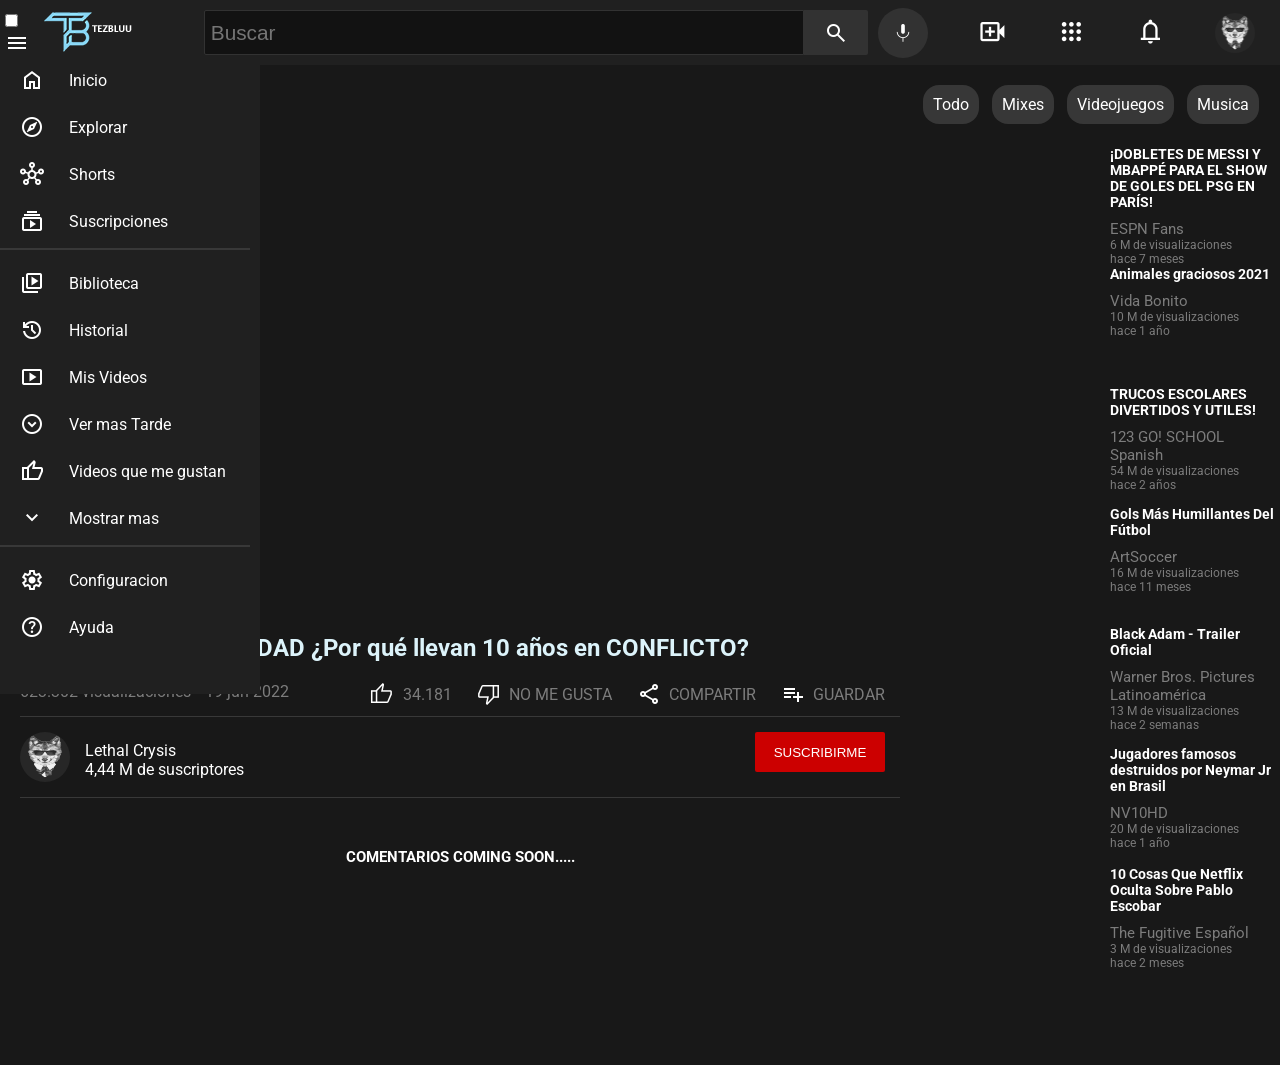
<file: pagina_video.html>
<!DOCTYPE html>
<html lang="en">
<head>
    <meta charset="UTF-8">
    <meta http-equiv="X-UA-Compatible" content="IE=edge">
    <meta name="viewport" content="width=device-width, initial-scale=1.0">
    <link rel="stylesheet" href="estilos.css">
    <link rel="stylesheet" href="https://fonts.googleapis.com/css2?family=Material+Symbols+Outlined:opsz,wght,FILL,GRAD@48,400,0,0" />
    <link rel="stylesheet" href="https://fonts.googleapis.com/css2?family=Material+Symbols+Outlined:opsz,wght,FILL,GRAD@20..48,100..700,0..1,-50..200" />
    <link rel="icon" type="image/png" sizes="100x100" href="/images/LOGO 64X64 PNG.png">
    <title>YouToTez</title>
</head>
<body>
    
    <header class="header-prin">
        <nav class="navbar">
            <div class="barra-icono">
            <div class="icono-y2">
                <section class="barra-lateral">

                    <input type="checkbox" id="mostrar-menu">
                    <label for="mostrar-menu">
                        <span class="material-symbols-outlined">
                            menu
                        </span>
                    </label>
                
                    <div class="seccion-busqueda">
                        
                           <div class="seccion-busqueda-ind">
                            <span class="material-symbols-outlined">
                                home
                            </span>
                            <p>Inicio</p>
                        </div> 
                       
                        <div class="seccion-busqueda-ind">
                            <span class="material-symbols-outlined">
                                explore
                                </span>
                            <p>Explorar</p>
                        </div> 
                        
                        <div class="seccion-busqueda-ind">
                            <span class="material-symbols-outlined">
                                hub
                                </span>
                            <p>Shorts</p>
                        </div>
                        
                        <div class="seccion-busqueda-ind">
                            <span class="material-symbols-outlined">
                                subscriptions
                                </span>
                            <p>Suscripciones</p>
                        </div>
                        
                        <hr class="separador">
                
                        <div class="seccion-busqueda-ind">
                            <span class="material-symbols-outlined">
                                video_library
                                </span>
                            <p>Biblioteca</p>
                        </div>
                       
                        <div class="seccion-busqueda-ind">
                            <span class="material-symbols-outlined">
                                history
                                </span>
                            <p>Historial</p>
                        </div>
                        
                        <div class="seccion-busqueda-ind">
                            <span class="material-symbols-outlined">
                                smart_display
                                </span>
                            <p>Mis Videos</p>
                        </div>
                
                        <div class="seccion-busqueda-ind">
                            <span class="material-symbols-outlined">
                                expand_circle_down
                                </span>
                            <p>Ver mas Tarde</p>
                        </div>
                       
                        <div class="seccion-busqueda-ind">
                            <span class="material-symbols-outlined">
                                thumb_up
                                </span>
                            <p>Videos que me gustan</p>
                        </div>
                       
                       
                        <div class="seccion-busqueda-ind">
                            <span class="material-symbols-outlined">
                                expand_more
                                </span>
                            <p>Mostrar mas</p>
                
                            </div>
                       
                        <hr class="separador">
                
                        <div class="seccion-busqueda-ind">
                            <span class="material-symbols-outlined">
                                settings
                                </span>
                            <p>Configuracion</p>
                            
                        </div>
                        
                        <!-- <div class="seccion-busqueda-ind">
                            <span class="material-symbols-outlined">
                                flag
                                </span>
                            <p>Historial de denuncias</p>
                            
                        </div> -->
                        
                        <div class="seccion-busqueda-ind">
                            <span class="material-symbols-outlined">
                                help
                                </span>
                            <p>Ayuda</p>
                        </div>
                      
                
                        
                
                    </div> 
                    </section>

              <a href="./pagina_principal.html"><img src="/images/LOGO 100X100 PNG.png" alt="Pagina Principal de y2"></a>
                
            </div>
        </div>
            <div class="buscador-pagina-prin">
                <input type="text" class="bucar" placeholder=" Buscar">
                <div class="icono-busqueda">
                    <span class="material-symbols-outlined">
                        search
                        </span>
                </div>
                <div class="busqueda-microfono">
                <span class="material-symbols-outlined microfono">
                    mic
                    </span>
                </div>
            </div>
            <ul class="lista-barra-usuarios">
                <li class="texto-lista">
                    <span class="material-symbols-outlined" data-descr="Crear">
                        video_call
                        </span>
                </li>
                <li class="texto-lista">
                    <span class="material-symbols-outlined" data-descr="Apps">
                        apps
                        </span>
                </li>
                <li class="texto-lista">
                    <span class="material-symbols-outlined" data-descr="Notificaciones">
                        notifications
                        </span>
                </li>
                <li class="texto-lista">
                    
                    
                    <input type="checkbox" id="mostrar-menu-usuario">
                    <label for="mostrar-menu-usuario">
                        <img src="./images/icono-usuario.jpg" alt="icono-usuario">
                    </label>
                
                    <div class="seccion-busqueda-usuario">
                        



                           <div class="seccion-busqueda-ind-usuario">
                            <span class="material-symbols-outlined">
                                account_box
                                </span>
                            <p>Tu Canal</p>
                        </div> 
                       
                        <div class="seccion-busqueda-ind-usuario">
                            <span class="material-symbols-outlined">
                                monetization_on
                                </span>
                            <p>Compras y Suscripciones</p>
                        </div> 
                        
                        <div class="seccion-busqueda-ind-usuario">
                            <span class="material-symbols-outlined">
                                logout
                                </span>
                            <p>Cerrar Sesion</p>
                            
                            <span id="flecha-derecha" class="material-symbols-outlined">
                                chevron_right
                                </span>

                        </div>
                        
                        <div class="seccion-busqueda-ind-usuario">
                            <span class="material-symbols-outlined">
                                dark_mode
                                </span>
                            <p>Aspecto: Oscuro</p> 

                        </div>
                        
                        <hr class="separador-usuario">
                
                        <div class="seccion-busqueda-ind-usuario">
                            <span class="material-symbols-outlined">
                                translate
                                </span>
                            <p>Idioma: Español</p>
                        </div>
                       
                        <div class="seccion-busqueda-ind-usuario">
                            <span class="material-symbols-outlined">
                                public
                                </span>
                            <p>Ubicacion: Predeterminada</p>
                        </div>
                        
                        <div class="seccion-busqueda-ind-usuario">
                            <span class="material-symbols-outlined">
                                settings
                                </span>
                            <p>Configuracion</p>
                        </div>
                
                        <div class="seccion-busqueda-ind-usuario">
                            <span class="material-symbols-outlined">
                                contact_support
                                </span>
                            <p>Ayuda</p>
                        </div>
                       
                        <div class="seccion-busqueda-ind-usuario">
                            <span class="material-symbols-outlined">
                                sms_failed
                                </span>
                            <p>Sugerencias</p>
                        </div>
                       
                       
                        <div class="seccion-busqueda-ind-usuario">
                            <span class="material-symbols-outlined">
                                comments_disabled
                                </span>
                            <p>Modo Restringido: Desactivado</p>
                
                            </div>

                            
                       
                        <hr class="separador-usuario">
                          
                
                    </div> 
                </li>
            </ul>
        </nav>
    </header>


    <section class="principal">
        <div class="columna-video">
            <div class="video-embed">
                <iframe src="https://www.youtube.com/embed/z5Fo445DzYQ?autoplay=1" title="YouTube video player" frameborder="0" allow="accelerometer; autoplay; clipboard-write; encrypted-media; gyroscope; picture-in-picture" allowfullscreen></iframe>
            </div>
            <div class="contenido-video">
                <div class="titulo-video">
                    <p>#TENDENCIAS</p>
                    <h2>SIRIA EN LA ACTUALIDAD ¿Por qué llevan 10 años en CONFLICTO?</h2>
                </div>
                <div class="compartir">
                    <div class="visualizaciones-video">
                        <p>623.302 visualizaciones ° 19 jun 2022</p>
                    </div>
                 <div class="barra-megusta">
                    
                    <input type="checkbox" id="me-gusta-active">
                    <label for="me-gusta-active">
                        <span class="material-symbols-outlined">
                            thumb_up
                            </span>
                    </label>
                    <div class="me-gusta">
                        <p >34.181</p>
                    </div>
                    <div class="me-gusta">

                    <input type="checkbox" id="no-gusta-active">
                    <label for="no-gusta-active">
                        <span class="material-symbols-outlined">
                            thumb_down
                            </span>
                        </lab>
                        <p>NO ME GUSTA</p>
                    </div>
                    <div class="me-gusta">
                        <span class="material-symbols-outlined">
                            share
                            </span>
                        <p>COMPARTIR</p>
                    </div>
                    <div class="me-gusta">
                        <span class="material-symbols-outlined">
                            playlist_add
                            </span>
                        <p>GUARDAR</p>
                    </div>
                 </div>   
                    
                </div>
            </div>
            <div class="caja-suscribir">
                <div class="informacion-canal">
                    <div class="icono-canal">
                        <img src="./images/icono-usuario.jpg" alt="icono-canal">
                    </div>
                    <p>Lethal Crysis <br> 4,44 M de suscriptores</p>
                    
                </div>
                <button class="suscribirme">SUSCRIBIRME</button>
            </div>
            <div class="comentarios">
                <h2>COMENTARIOS COMING SOON.....</h2>
            </div>
        </div>
        <div class="columna-recomendaciones">
                <div class="barrasuperior-1">
                    <nav class="busqueda-por-categoria-1">
                        <ul class="cuadro-busqueda-1">
                            <li class="nombre-busqueda">
                                <a href="">Todo</a>
                            </li>
                            <li class="nombre-busqueda">
                                <a href="">Mixes</a>
                            </li>
                            <li class="nombre-busqueda">
                                <a href="">Videojuegos</a>
                            </li>
                            <li class="nombre-busqueda">
                                <a href="">Musica</a>
                            </li>
                            
                        </ul>
                    </nav>
                </div>
                <div class="videos-reco">
                    <!-- <div class="miniaturas-info-1">
                        <div class="miniatura-video-1">
                            <iframe src="https://www.youtube.com/embed/z5Fo445DzYQ" title="YouTube video player" frameborder="0" allow="accelerometer; autoplay; clipboard-write; encrypted-media; gyroscope; picture-in-picture" allowfullscreen></iframe>
                        </div>
                        <div class="info-video-1">
                            <div class="texto-video-1">
                                <h3>SIRIA EN LA ACTUALIDAD ¿Por qué llevan 10 años en CONFLICTO?</h3>
                                <P class="nombre-canal-1">Lethal Crysis</P>
                                <p class="visuali-tiempo-1">623.185 visualizaciones  </p>
                                <p class="visuali-tiempo">hace 6 dias</p>
                            </div>
                        </div>
                    </div> -->
                    <div class="miniaturas-info-1">
                        <div class="miniatura-video-1">
                            <iframe src="https://www.youtube.com/embed/flXPYWYDXdQ" title="YouTube video player" frameborder="0" allow="accelerometer; autoplay; clipboard-write; encrypted-media; gyroscope; picture-in-picture" allowfullscreen></iframe>
                        </div>
                        <div class="info-video-1">
                            
                            <div class="texto-video-1">
                              <a href="./pagina_video2.html">  <h3>¡DOBLETES DE MESSI Y MBAPPÉ PARA EL SHOW DE GOLES DEL PSG EN PARÍS!</h3> </a>
                                <P class="nombre-canal-1">ESPN Fans</P>
                                <p class="visuali-tiempo-1">6 M de visualizaciones </p>
                                <p class="visuali-tiempo">hace 7 meses</p>
                            </div>
                        </div>
                    </div>
                    <div class="miniaturas-info-1">
                        <div class="miniatura-video-1">
                            <iframe src="https://www.youtube.com/embed/khS9C41bjek" title="YouTube video player" frameborder="0" allow="accelerometer; autoplay; clipboard-write; encrypted-media; gyroscope; picture-in-picture" allowfullscreen></iframe>
                        </div>
                        <div class="info-video-1">
                            
                            <div class="texto-video-1">
                               <a href="./pagina_video3.html"> <h3>Animales graciosos 2021</h3></a>
                                <P class="nombre-canal-1">Vida Bonito</P>
                                <p class="visuali-tiempo-1">10 M de visualizaciones </p>
                                <p class="visuali-tiempo">hace 1 año</p>
                            </div>
                        </div>
                    </div>
                    <div class="miniaturas-info-1">
                        <div class="miniatura-video-1">
                            <iframe src="https://www.youtube.com/embed/2OfnSe7Rwew" title="YouTube video player" frameborder="0" allow="accelerometer; autoplay; clipboard-write; encrypted-media; gyroscope; picture-in-picture" allowfullscreen></iframe>
                        </div>
                        <div class="info-video-1">
                            
                            <div class="texto-video-1">
                               <a href="./pagina_video4.html"> <h3>TRUCOS ESCOLARES DIVERTIDOS Y UTILES!</h3></a>
                                <P class="nombre-canal-1">123 GO! SCHOOL Spanish</P>
                                <p class="visuali-tiempo-1">54 M de visualizaciones </p>
                                <p class="visuali-tiempo">hace 2 años</p>
                            </div>
                        </div>
                    </div>
                    <div class="miniaturas-info-1">
                        <div class="miniatura-video-1">
                            <iframe src="https://www.youtube.com/embed/wPy6musbUUc" title="YouTube video player" frameborder="0" allow="accelerometer; autoplay; clipboard-write; encrypted-media; gyroscope; picture-in-picture" allowfullscreen></iframe>
                        </div>
                        <div class="info-video-1">
                            
                            <div class="texto-video-1">
                               <a href="./pagina_video5.html"> <h3>Gols Más Humillantes Del Fútbol</h3></a>
                                <P class="nombre-canal-1">ArtSoccer</P>
                                <p class="visuali-tiempo-1">16 M de  visualizaciones </p>
                                <p class="visuali-tiempo">hace 11 meses</p>
                            </div>
                        </div>
                    </div>
                    <div class="miniaturas-info-1">
                        <div class="miniatura-video-1">
                            <iframe src="https://www.youtube.com/embed/a1mcS4tKGNg" title="YouTube video player" frameborder="0" allow="accelerometer; autoplay; clipboard-write; encrypted-media; gyroscope; picture-in-picture" allowfullscreen></iframe>
                        </div>
                        <div class="info-video-1">
                            
                            <div class="texto-video-1">
                             <a href="./pagina_video6.html">  <h3>Black Adam - Trailer Oficial</h3></a> 
                                <P class="nombre-canal-1">Warner Bros. Pictures Latinoamérica</P>
                                <p class="visuali-tiempo-1">13 M de visualizaciones </p>
                                <p class="visuali-tiempo">hace 2 semanas</p>
                            </div>
                        </div>
                    </div>
                    <div class="miniaturas-info-1">
                        <div class="miniatura-video-1">
                            <iframe src="https://www.youtube.com/embed/BXPc1x4lBDE" title="YouTube video player" frameborder="0" allow="accelerometer; autoplay; clipboard-write; encrypted-media; gyroscope; picture-in-picture" allowfullscreen></iframe>
                        </div>
                        <div class="info-video-1">
                           
                            <div class="texto-video-1">
                              <a href="./pagina_video7.html">  <h3>Jugadores famosos destruidos por Neymar Jr en Brasil</h3></a>
                                <P class="nombre-canal-1">NV10HD</P>
                                <p class="visuali-tiempo-1">20 M de visualizaciones </p>
                                <p class="visuali-tiempo">hace 1 año</p>
                            </div>
                        </div>
                    </div>
                    <div class="miniaturas-info-1">
                        <div class="miniatura-video-1">
                            <iframe src="https://www.youtube.com/embed/MnhJQvRFIbQ" title="YouTube video player" frameborder="0" allow="accelerometer; autoplay; clipboard-write; encrypted-media; gyroscope; picture-in-picture" allowfullscreen></iframe>
                        </div>
                        <div class="info-video-1">
                           
                            <div class="texto-video-1">
                              <a href="#">  <h3>10 Cosas Que Netflix Oculta Sobre Pablo Escobar</h3></a>
                                <P class="nombre-canal-1">The Fugitive Español</P>
                                <p class="visuali-tiempo-1">3 M de visualizaciones </p>
                                <p class="visuali-tiempo">hace 2 meses</p>
                            </div>
                        </div>
                    </div>
                    
                  
                    
                   

                </div>
        </div>
    </section>

</body>
</html>
</file>
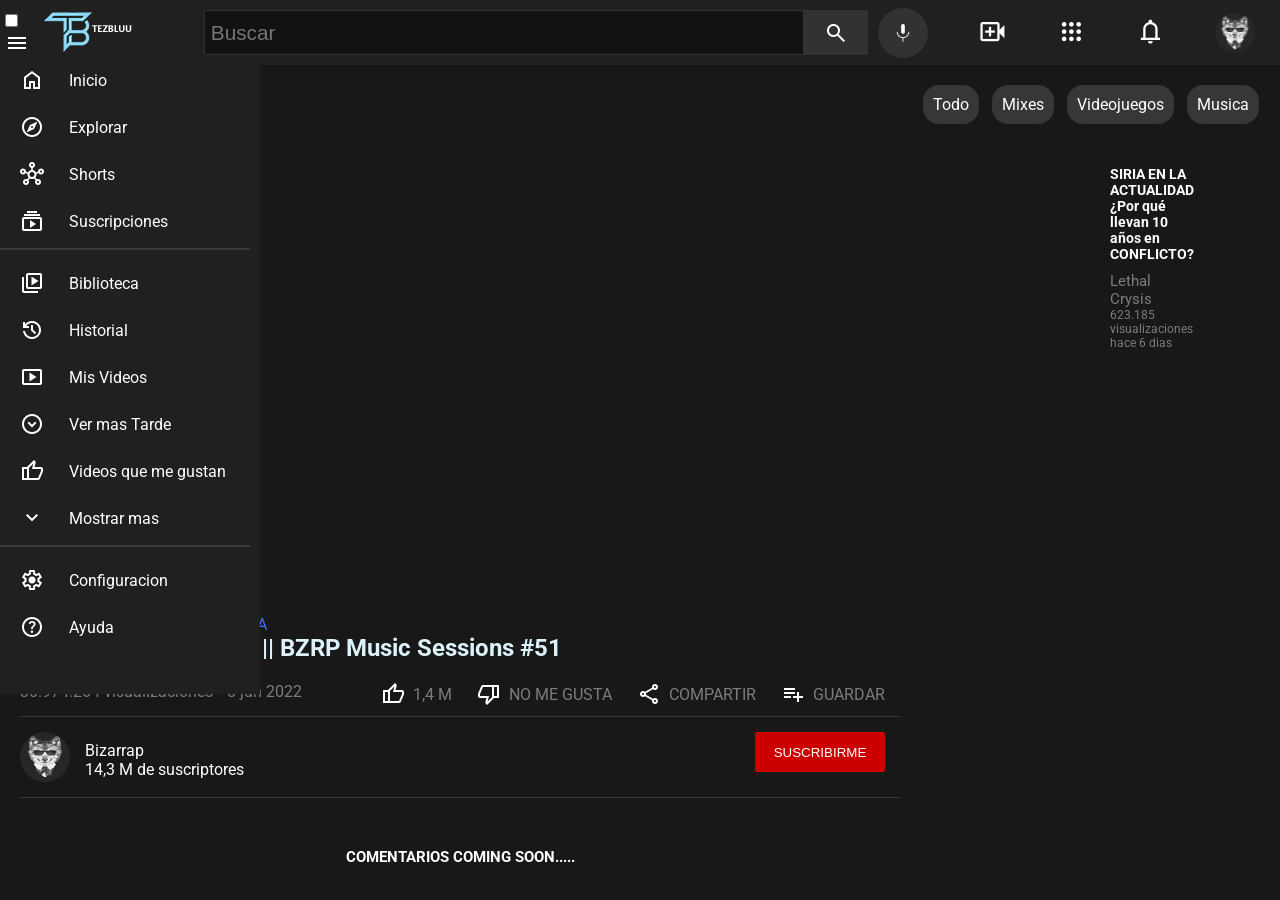
<file: pagina_video1.html>
<!DOCTYPE html>
<html lang="en">
<head>
    <meta charset="UTF-8">
    <meta http-equiv="X-UA-Compatible" content="IE=edge">
    <meta name="viewport" content="width=device-width, initial-scale=1.0">
    <link rel="stylesheet" href="estilos.css">
    <link rel="stylesheet" href="https://fonts.googleapis.com/css2?family=Material+Symbols+Outlined:opsz,wght,FILL,GRAD@48,400,0,0" />
    <link rel="stylesheet" href="https://fonts.googleapis.com/css2?family=Material+Symbols+Outlined:opsz,wght,FILL,GRAD@20..48,100..700,0..1,-50..200" />
    <link rel="icon" type="image/png" sizes="100x100" href="/images/LOGO 64X64 PNG.png">
    <title>YouToTez</title>
</head>
<body>
    
    <header class="header-prin">
        <nav class="navbar">
            <div class="barra-icono">
            <div class="icono-y2">
                <section class="barra-lateral">

                    <input type="checkbox" id="mostrar-menu">
                    <label for="mostrar-menu">
                        <span class="material-symbols-outlined">
                            menu
                        </span>
                    </label>
                
                    <div class="seccion-busqueda">
                        
                           <div class="seccion-busqueda-ind">
                            <span class="material-symbols-outlined">
                                home
                            </span>
                            <p>Inicio</p>
                        </div> 
                       
                        <div class="seccion-busqueda-ind">
                            <span class="material-symbols-outlined">
                                explore
                                </span>
                            <p>Explorar</p>
                        </div> 
                        
                        <div class="seccion-busqueda-ind">
                            <span class="material-symbols-outlined">
                                hub
                                </span>
                            <p>Shorts</p>
                        </div>
                        
                        <div class="seccion-busqueda-ind">
                            <span class="material-symbols-outlined">
                                subscriptions
                                </span>
                            <p>Suscripciones</p>
                        </div>
                        
                        <hr class="separador">
                
                        <div class="seccion-busqueda-ind">
                            <span class="material-symbols-outlined">
                                video_library
                                </span>
                            <p>Biblioteca</p>
                        </div>
                       
                        <div class="seccion-busqueda-ind">
                            <span class="material-symbols-outlined">
                                history
                                </span>
                            <p>Historial</p>
                        </div>
                        
                        <div class="seccion-busqueda-ind">
                            <span class="material-symbols-outlined">
                                smart_display
                                </span>
                            <p>Mis Videos</p>
                        </div>
                
                        <div class="seccion-busqueda-ind">
                            <span class="material-symbols-outlined">
                                expand_circle_down
                                </span>
                            <p>Ver mas Tarde</p>
                        </div>
                       
                        <div class="seccion-busqueda-ind">
                            <span class="material-symbols-outlined">
                                thumb_up
                                </span>
                            <p>Videos que me gustan</p>
                        </div>
                       
                       
                        <div class="seccion-busqueda-ind">
                            <span class="material-symbols-outlined">
                                expand_more
                                </span>
                            <p>Mostrar mas</p>
                
                            </div>
                       
                        <hr class="separador">
                
                        <div class="seccion-busqueda-ind">
                            <span class="material-symbols-outlined">
                                settings
                                </span>
                            <p>Configuracion</p>
                            
                        </div>
                        
                        <!-- <div class="seccion-busqueda-ind">
                            <span class="material-symbols-outlined">
                                flag
                                </span>
                            <p>Historial de denuncias</p>
                            
                        </div> -->
                        
                        <div class="seccion-busqueda-ind">
                            <span class="material-symbols-outlined">
                                help
                                </span>
                            <p>Ayuda</p>
                        </div>
                      
                
                        
                
                    </div> 
                    </section>

              <a href="/pagina_principal.html"><img src="/images/LOGO 100X100 PNG.png" alt="Pagina Principal de y2"></a>
                
            </div>
        </div>
            <div class="buscador-pagina-prin">
                <input type="text" class="bucar" placeholder=" Buscar">
                <div class="icono-busqueda">
                    <span class="material-symbols-outlined">
                        search
                        </span>
                </div>
                <div class="busqueda-microfono">
                <span class="material-symbols-outlined microfono">
                    mic
                    </span>
                </div>
            </div>
            <ul class="lista-barra-usuarios">
                <li class="texto-lista">
                    <span class="material-symbols-outlined" data-descr="Crear">
                        video_call
                        </span>
                </li>
                <li class="texto-lista">
                    <span class="material-symbols-outlined" data-descr="Apps">
                        apps
                        </span>
                </li>
                <li class="texto-lista">
                    <span class="material-symbols-outlined" data-descr="Notificaciones">
                        notifications
                        </span>
                </li>
                <li class="texto-lista">
                    
                    
                    <input type="checkbox" id="mostrar-menu-usuario">
                    <label for="mostrar-menu-usuario">
                        <img src="./images/icono-usuario.jpg" alt="icono-usuario">
                    </label>
                
                    <div class="seccion-busqueda-usuario">
                        



                           <div class="seccion-busqueda-ind-usuario">
                            <span class="material-symbols-outlined">
                                account_box
                                </span>
                            <p>Tu Canal</p>
                        </div> 
                       
                        <div class="seccion-busqueda-ind-usuario">
                            <span class="material-symbols-outlined">
                                monetization_on
                                </span>
                            <p>Compras y Suscripciones</p>
                        </div> 
                        
                        <div class="seccion-busqueda-ind-usuario">
                            <span class="material-symbols-outlined">
                                logout
                                </span>
                            <p>Cerrar Sesion</p>
                            
                            <span id="flecha-derecha" class="material-symbols-outlined">
                                chevron_right
                                </span>

                        </div>
                        
                        <div class="seccion-busqueda-ind-usuario">
                            <span class="material-symbols-outlined">
                                dark_mode
                                </span>
                            <p>Aspecto: Oscuro</p> 

                        </div>
                        
                        <hr class="separador-usuario">
                
                        <div class="seccion-busqueda-ind-usuario">
                            <span class="material-symbols-outlined">
                                translate
                                </span>
                            <p>Idioma: Español</p>
                        </div>
                       
                        <div class="seccion-busqueda-ind-usuario">
                            <span class="material-symbols-outlined">
                                public
                                </span>
                            <p>Ubicacion: Predeterminada</p>
                        </div>
                        
                        <div class="seccion-busqueda-ind-usuario">
                            <span class="material-symbols-outlined">
                                settings
                                </span>
                            <p>Configuracion</p>
                        </div>
                
                        <div class="seccion-busqueda-ind-usuario">
                            <span class="material-symbols-outlined">
                                contact_support
                                </span>
                            <p>Ayuda</p>
                        </div>
                       
                        <div class="seccion-busqueda-ind-usuario">
                            <span class="material-symbols-outlined">
                                sms_failed
                                </span>
                            <p>Sugerencias</p>
                        </div>
                       
                       
                        <div class="seccion-busqueda-ind-usuario">
                            <span class="material-symbols-outlined">
                                comments_disabled
                                </span>
                            <p>Modo Restringido: Desactivado</p>
                
                            </div>

                            
                       
                        <hr class="separador-usuario">
                          
                
                    </div> 
                </li>
            </ul>
        </nav>
    </header>


    <section class="principal">
        <div class="columna-video">
            <div class="video-embed">
                <iframe src="https://www.youtube.com/embed/wvz97-lNPH8?autoplay=1" title="YouTube video player" frameborder="0" allow="accelerometer; autoplay; clipboard-write; encrypted-media; gyroscope; picture-in-picture" allowfullscreen></iframe>
            </div>
            <div class="contenido-video">
                <div class="titulo-video">
                    <p>#10 EN #TENDENCIAS DE MUSICA</p>
                    <h2>VILLANO ANTILLANO || BZRP Music Sessions #51</h2>
                </div>
                <div class="compartir">
                    <div class="visualizaciones-video">
                        <p>30.974.264 visualizaciones ° 8 jun 2022</p>
                    </div>
                 <div class="barra-megusta">
                    <div class="me-gusta">
                        <span class="material-symbols-outlined">
                            thumb_up
                            </span>
                        <p>1,4 M</p>
                    </div>
                    <div class="me-gusta">
                        <span class="material-symbols-outlined">
                            thumb_down
                            </span>
                        <p>NO ME GUSTA</p>
                    </div>
                    <div class="me-gusta">
                        <span class="material-symbols-outlined">
                            share
                            </span>
                        <p>COMPARTIR</p>
                    </div>
                    <div class="me-gusta">
                        <span class="material-symbols-outlined">
                            playlist_add
                            </span>
                        <p>GUARDAR</p>
                    </div>
                 </div>   
                    
                </div>
            </div>
            <div class="caja-suscribir">
                <div class="informacion-canal">
                    <div class="icono-canal">
                        <img src="./images/icono-usuario.jpg" alt="icono-canal">
                    </div>
                    <p>Bizarrap <br> 14,3 M de suscriptores</p>
                    
                </div>
                <button class="suscribirme">SUSCRIBIRME</button>
            </div>
            <div class="comentarios">
                <h2>COMENTARIOS COMING SOON.....</h2>
            </div>
        </div>
        <div class="columna-recomendaciones">
                <div class="barrasuperior-1">
                    <nav class="busqueda-por-categoria-1">
                        <ul class="cuadro-busqueda-1">
                            <li class="nombre-busqueda">
                                <a href="">Todo</a>
                            </li>
                            <li class="nombre-busqueda">
                                <a href="">Mixes</a>
                            </li>
                            <li class="nombre-busqueda">
                                <a href="">Videojuegos</a>
                            </li>
                            <li class="nombre-busqueda">
                                <a href="">Musica</a>
                            </li>
                            
                        </ul>
                    </nav>
                </div>
                <div class="videos-reco">
                    <div class="miniaturas-info-1">
                        <div class="miniaturas-info-1">
                            <div class="miniatura-video-1">
                                <iframe src="https://www.youtube.com/embed/z5Fo445DzYQ" title="YouTube video player" frameborder="0" allow="accelerometer; autoplay; clipboard-write; encrypted-media; gyroscope; picture-in-picture" allowfullscreen></iframe>
                            </div>
                            <div class="info-video-1">
                                <div class="texto-video-1">
                                  <a href="./pagina_video.html"></a>  <h3>SIRIA EN LA ACTUALIDAD ¿Por qué llevan 10 años en CONFLICTO?</h3>
                                    <P class="nombre-canal-1">Lethal Crysis</P>
                                    <p class="visuali-tiempo-1">623.185 visualizaciones  </p>
                                    <p class="visuali-tiempo">hace 6 dias</p>
                                </div>
                            </div>
                        </div>
                        <div class="miniaturas-info-1">
                            <div class="miniatura-video-1">
                                <iframe src="https://www.youtube.com/embed/flXPYWYDXdQ" title="YouTube video player" frameborder="0" allow="accelerometer; autoplay; clipboard-write; encrypted-media; gyroscope; picture-in-picture" allowfullscreen></iframe>
                            </div>
                            <div class="info-video-1">
                                
                                <div class="texto-video-1">
                                  <a href="./pagina_video2.html">  <h3>¡DOBLETES DE MESSI Y MBAPPÉ PARA EL SHOW DE GOLES DEL PSG EN PARÍS!</h3> </a>
                                    <P class="nombre-canal-1">ESPN Fans</P>
                                    <p class="visuali-tiempo-1">6 M de visualizaciones </p>
                                    <p class="visuali-tiempo">hace 7 meses</p>
                                </div>
                            </div>
                        </div>
                        <div class="miniaturas-info-1">
                            <div class="miniatura-video-1">
                                <iframe src="https://www.youtube.com/embed/khS9C41bjek" title="YouTube video player" frameborder="0" allow="accelerometer; autoplay; clipboard-write; encrypted-media; gyroscope; picture-in-picture" allowfullscreen></iframe>
                            </div>
                            <div class="info-video-1">
                                
                                <div class="texto-video-1">
                                   <a href="./pagina_video3.html"> <h3>Animales graciosos 2021</h3></a>
                                    <P class="nombre-canal-1">Vida Bonito</P>
                                    <p class="visuali-tiempo-1">10 M de visualizaciones </p>
                                    <p class="visuali-tiempo">hace 1 año</p>
                                </div>
                            </div>
                        </div>
                        <div class="miniaturas-info-1">
                            <div class="miniatura-video-1">
                                <iframe src="https://www.youtube.com/embed/2OfnSe7Rwew" title="YouTube video player" frameborder="0" allow="accelerometer; autoplay; clipboard-write; encrypted-media; gyroscope; picture-in-picture" allowfullscreen></iframe>
                            </div>
                            <div class="info-video-1">
                                
                                <div class="texto-video-1">
                                   <a href="./pagina_video4.html"> <h3>TRUCOS ESCOLARES DIVERTIDOS Y UTILES!</h3></a>
                                    <P class="nombre-canal-1">123 GO! SCHOOL Spanish</P>
                                    <p class="visuali-tiempo-1">54 M de visualizaciones </p>
                                    <p class="visuali-tiempo">hace 2 años</p>
                                </div>
                            </div>
                        </div>
                        <div class="miniaturas-info-1">
                            <div class="miniatura-video-1">
                                <iframe src="https://www.youtube.com/embed/wPy6musbUUc" title="YouTube video player" frameborder="0" allow="accelerometer; autoplay; clipboard-write; encrypted-media; gyroscope; picture-in-picture" allowfullscreen></iframe>
                            </div>
                            <div class="info-video-1">
                                
                                <div class="texto-video-1">
                                   <a href="./pagina_video5.html"> <h3>Gols Más Humillantes Del Fútbol</h3></a>
                                    <P class="nombre-canal-1">ArtSoccer</P>
                                    <p class="visuali-tiempo-1">16 M de  visualizaciones </p>
                                    <p class="visuali-tiempo">hace 11 meses</p>
                                </div>
                            </div>
                        </div>
                        <div class="miniaturas-info-1">
                            <div class="miniatura-video-1">
                                <iframe src="https://www.youtube.com/embed/a1mcS4tKGNg" title="YouTube video player" frameborder="0" allow="accelerometer; autoplay; clipboard-write; encrypted-media; gyroscope; picture-in-picture" allowfullscreen></iframe>
                            </div>
                            <div class="info-video-1">
                                
                                <div class="texto-video-1">
                                 <a href="./pagina_video6.html">  <h3>Black Adam - Trailer Oficial</h3></a> 
                                    <P class="nombre-canal-1">Warner Bros. Pictures Latinoamérica</P>
                                    <p class="visuali-tiempo-1">13 M de visualizaciones </p>
                                    <p class="visuali-tiempo">hace 2 semanas</p>
                                </div>
                            </div>
                        </div>
                        <div class="miniaturas-info-1">
                            <div class="miniatura-video-1">
                                <iframe src="https://www.youtube.com/embed/BXPc1x4lBDE" title="YouTube video player" frameborder="0" allow="accelerometer; autoplay; clipboard-write; encrypted-media; gyroscope; picture-in-picture" allowfullscreen></iframe>
                            </div>
                            <div class="info-video-1">
                               
                                <div class="texto-video-1">
                                  <a href="./pagina_video7.html">  <h3>Jugadores famosos destruidos por Neymar Jr en Brasil</h3></a>
                                    <P class="nombre-canal-1">NV10HD</P>
                                    <p class="visuali-tiempo-1">20 M de visualizaciones </p>
                                    <p class="visuali-tiempo">hace 1 año</p>
                                </div>
                            </div>
                        </div>
                        <div class="miniaturas-info-1">
                            <div class="miniatura-video-1">
                                <iframe src="https://www.youtube.com/embed/MnhJQvRFIbQ" title="YouTube video player" frameborder="0" allow="accelerometer; autoplay; clipboard-write; encrypted-media; gyroscope; picture-in-picture" allowfullscreen></iframe>
                            </div>
                            <div class="info-video-1">
                               
                                <div class="texto-video-1">
                                  <a href="#">  <h3>10 Cosas Que Netflix Oculta Sobre Pablo Escobar</h3></a>
                                    <P class="nombre-canal-1">The Fugitive Español</P>
                                    <p class="visuali-tiempo-1">3 M de visualizaciones </p>
                                    <p class="visuali-tiempo">hace 2 meses</p>
                                </div>
                            </div>
                        </div>
                    
                   

                </div>
        </div>
    </section>

</body>
</html>
</file>
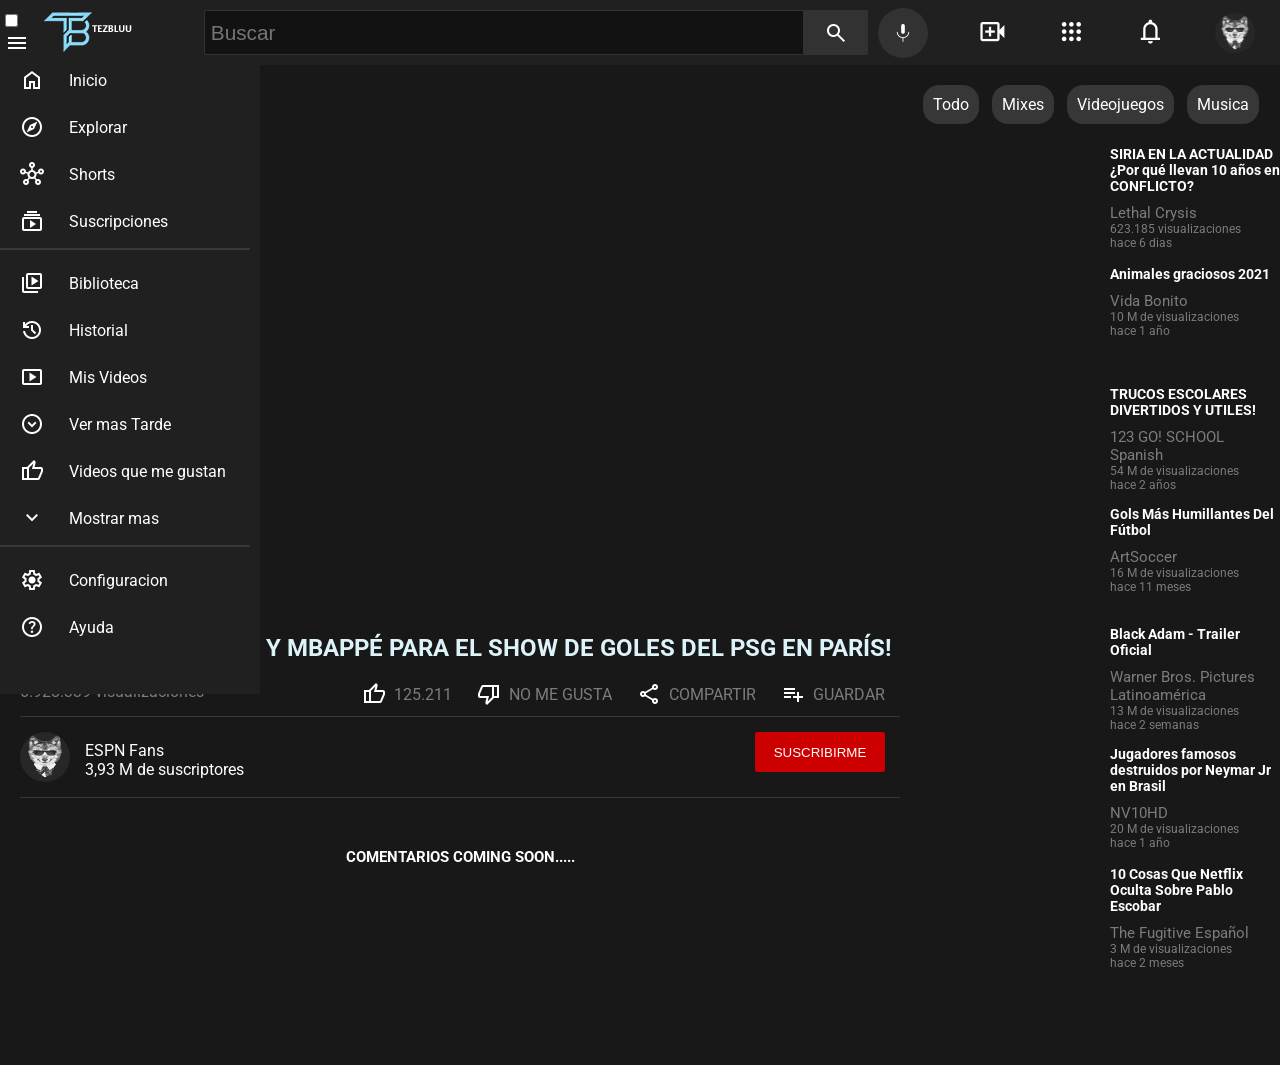
<file: pagina_video2.html>
<!DOCTYPE html>
<html lang="en">
<head>
    <meta charset="UTF-8">
    <meta http-equiv="X-UA-Compatible" content="IE=edge">
    <meta name="viewport" content="width=device-width, initial-scale=1.0">
    <link rel="stylesheet" href="estilos.css">
    <link rel="stylesheet" href="https://fonts.googleapis.com/css2?family=Material+Symbols+Outlined:opsz,wght,FILL,GRAD@48,400,0,0" />
    <link rel="stylesheet" href="https://fonts.googleapis.com/css2?family=Material+Symbols+Outlined:opsz,wght,FILL,GRAD@20..48,100..700,0..1,-50..200" />

    <link rel="icon" type="image/png" sizes="100x100" href="/images/LOGO 64X64 PNG.png">


    <title>YouToTez</title>
</head>
<body>
    
    <header class="header-prin">
        <nav class="navbar">
            <div class="barra-icono">
            <div class="icono-y2">
                <section class="barra-lateral">

                    <input type="checkbox" id="mostrar-menu">
                    <label for="mostrar-menu">
                        <span class="material-symbols-outlined">
                            menu
                        </span>
                    </label>
                
                    <div class="seccion-busqueda">
                        
                           <div class="seccion-busqueda-ind">
                            <span class="material-symbols-outlined">
                                home
                            </span>
                            <p>Inicio</p>
                        </div> 
                       
                        <div class="seccion-busqueda-ind">
                            <span class="material-symbols-outlined">
                                explore
                                </span>
                            <p>Explorar</p>
                        </div> 
                        
                        <div class="seccion-busqueda-ind">
                            <span class="material-symbols-outlined">
                                hub
                                </span>
                            <p>Shorts</p>
                        </div>
                        
                        <div class="seccion-busqueda-ind">
                            <span class="material-symbols-outlined">
                                subscriptions
                                </span>
                            <p>Suscripciones</p>
                        </div>
                        
                        <hr class="separador">
                
                        <div class="seccion-busqueda-ind">
                            <span class="material-symbols-outlined">
                                video_library
                                </span>
                            <p>Biblioteca</p>
                        </div>
                       
                        <div class="seccion-busqueda-ind">
                            <span class="material-symbols-outlined">
                                history
                                </span>
                            <p>Historial</p>
                        </div>
                        
                        <div class="seccion-busqueda-ind">
                            <span class="material-symbols-outlined">
                                smart_display
                                </span>
                            <p>Mis Videos</p>
                        </div>
                
                        <div class="seccion-busqueda-ind">
                            <span class="material-symbols-outlined">
                                expand_circle_down
                                </span>
                            <p>Ver mas Tarde</p>
                        </div>
                       
                        <div class="seccion-busqueda-ind">
                            <span class="material-symbols-outlined">
                                thumb_up
                                </span>
                            <p>Videos que me gustan</p>
                        </div>
                       
                       
                        <div class="seccion-busqueda-ind">
                            <span class="material-symbols-outlined">
                                expand_more
                                </span>
                            <p>Mostrar mas</p>
                
                            </div>
                       
                        <hr class="separador">
                
                        <div class="seccion-busqueda-ind">
                            <span class="material-symbols-outlined">
                                settings
                                </span>
                            <p>Configuracion</p>
                            
                        </div>
                        
                        <!-- <div class="seccion-busqueda-ind">
                            <span class="material-symbols-outlined">
                                flag
                                </span>
                            <p>Historial de denuncias</p>
                            
                        </div> -->
                        
                        <div class="seccion-busqueda-ind">
                            <span class="material-symbols-outlined">
                                help
                                </span>
                            <p>Ayuda</p>
                        </div>
                      
                
                        
                
                    </div> 
                    </section>

              <a href="/pagina_principal.html"><img src="/images/LOGO 100X100 PNG.png" alt="Pagina Principal de y2"></a> 
                
            </div>
        </div>
            <div class="buscador-pagina-prin">
                <input type="text" class="bucar" placeholder=" Buscar">
                <div class="icono-busqueda">
                    <span class="material-symbols-outlined">
                        search
                        </span>
                </div>
                <div class="busqueda-microfono">
                <span class="material-symbols-outlined microfono">
                    mic
                    </span>
                </div>
            </div>
            <ul class="lista-barra-usuarios">
                <li class="texto-lista">
                    <span class="material-symbols-outlined" data-descr="Crear">
                        video_call
                        </span>
                </li>
                <li class="texto-lista">
                    <span class="material-symbols-outlined" data-descr="Apps">
                        apps
                        </span>
                </li>
                <li class="texto-lista">
                    <span class="material-symbols-outlined" data-descr="Notificaciones">
                        notifications
                        </span>
                </li>
                <li class="texto-lista">
                    
                    
                    <input type="checkbox" id="mostrar-menu-usuario">
                    <label for="mostrar-menu-usuario">
                        <img src="./images/icono-usuario.jpg" alt="icono-usuario">
                    </label>
                
                    <div class="seccion-busqueda-usuario">
                        



                           <div class="seccion-busqueda-ind-usuario">
                            <span class="material-symbols-outlined">
                                account_box
                                </span>
                            <p>Tu Canal</p>
                        </div> 
                       
                        <div class="seccion-busqueda-ind-usuario">
                            <span class="material-symbols-outlined">
                                monetization_on
                                </span>
                            <p>Compras y Suscripciones</p>
                        </div> 
                        
                        <div class="seccion-busqueda-ind-usuario">
                            <span class="material-symbols-outlined">
                                logout
                                </span>
                            <p>Cerrar Sesion</p>
                            
                            <span id="flecha-derecha" class="material-symbols-outlined">
                                chevron_right
                                </span>

                        </div>
                        
                        <div class="seccion-busqueda-ind-usuario">
                            <span class="material-symbols-outlined">
                                dark_mode
                                </span>
                            <p>Aspecto: Oscuro</p> 

                        </div>
                        
                        <hr class="separador-usuario">
                
                        <div class="seccion-busqueda-ind-usuario">
                            <span class="material-symbols-outlined">
                                translate
                                </span>
                            <p>Idioma: Español</p>
                        </div>
                       
                        <div class="seccion-busqueda-ind-usuario">
                            <span class="material-symbols-outlined">
                                public
                                </span>
                            <p>Ubicacion: Predeterminada</p>
                        </div>
                        
                        <div class="seccion-busqueda-ind-usuario">
                            <span class="material-symbols-outlined">
                                settings
                                </span>
                            <p>Configuracion</p>
                        </div>
                
                        <div class="seccion-busqueda-ind-usuario">
                            <span class="material-symbols-outlined">
                                contact_support
                                </span>
                            <p>Ayuda</p>
                        </div>
                       
                        <div class="seccion-busqueda-ind-usuario">
                            <span class="material-symbols-outlined">
                                sms_failed
                                </span>
                            <p>Sugerencias</p>
                        </div>
                       
                       
                        <div class="seccion-busqueda-ind-usuario">
                            <span class="material-symbols-outlined">
                                comments_disabled
                                </span>
                            <p>Modo Restringido: Desactivado</p>
                
                            </div>

                            
                       
                        <hr class="separador-usuario">
                          
                
                    </div> 
                </li>
            </ul>
        </nav>
    </header>


    <section class="principal">
        <div class="columna-video">
            <div class="video-embed">
                <iframe src="https://www.youtube.com/embed/flXPYWYDXdQ?autoplay=1" title="YouTube video player" frameborder="0" allow="accelerometer; autoplay; clipboard-write; encrypted-media; gyroscope; picture-in-picture" allowfullscreen></iframe>
            </div>
            <div class="contenido-video">
                <div class="titulo-video">
                    <p>#ESPNenStarPlus</p>
                    <h2>¡DOBLETES DE MESSI Y MBAPPÉ PARA EL SHOW DE GOLES DEL PSG EN PARÍS!</h2>
                </div>
                <div class="compartir">
                    <div class="visualizaciones-video">
                        <p>6.928.339 visualizaciones</p>
                    </div>
                 <div class="barra-megusta">
                    <div class="me-gusta">
                        <span class="material-symbols-outlined">
                            thumb_up
                            </span>
                        <p>125.211</p>
                    </div>
                    <div class="me-gusta">
                        <span class="material-symbols-outlined">
                            thumb_down
                            </span>
                        <p>NO ME GUSTA</p>
                    </div>
                    <div class="me-gusta">
                        <span class="material-symbols-outlined">
                            share
                            </span>
                        <p>COMPARTIR</p>
                    </div>
                    <div class="me-gusta">
                        <span class="material-symbols-outlined">
                            playlist_add
                            </span>
                        <p>GUARDAR</p>
                    </div>
                 </div>   
                    
                </div>
            </div>
            <div class="caja-suscribir">
                <div class="informacion-canal">
                    <div class="icono-canal">
                        <img src="./images/icono-usuario.jpg" alt="icono-canal">
                    </div>
                    <p>ESPN Fans <br> 3,93 M de suscriptores</p>
                    
                </div>
                <button class="suscribirme">SUSCRIBIRME</button>
            </div>
            <div class="comentarios">
                <h2>COMENTARIOS COMING SOON.....</h2>
            </div>
        </div>
        <div class="columna-recomendaciones">
                <div class="barrasuperior-1">
                    <nav class="busqueda-por-categoria-1">
                        <ul class="cuadro-busqueda-1">
                            <li class="nombre-busqueda">
                                <a href="">Todo</a>
                            </li>
                            <li class="nombre-busqueda">
                                <a href="">Mixes</a>
                            </li>
                            <li class="nombre-busqueda">
                                <a href="">Videojuegos</a>
                            </li>
                            <li class="nombre-busqueda">
                                <a href="">Musica</a>
                            </li>
                            
                        </ul>
                    </nav>
                </div>
                <div class="videos-reco">
                    <div class="miniaturas-info-1">
                        <div class="miniatura-video-1">
                            <iframe src="https://www.youtube.com/embed/z5Fo445DzYQ" title="YouTube video player" frameborder="0" allow="accelerometer; autoplay; clipboard-write; encrypted-media; gyroscope; picture-in-picture" allowfullscreen></iframe>
                        </div>
                        <div class="info-video-1">
                            <div class="texto-video-1">
                              <a href="./pagina_video.html"></a>  <h3>SIRIA EN LA ACTUALIDAD ¿Por qué llevan 10 años en CONFLICTO?</h3>
                                <P class="nombre-canal-1">Lethal Crysis</P>
                                <p class="visuali-tiempo-1">623.185 visualizaciones  </p>
                                <p class="visuali-tiempo">hace 6 dias</p>
                            </div>
                        </div>
                    </div>
                    <!-- <div class="miniaturas-info-1">
                        <div class="miniatura-video-1">
                            <iframe src="https://www.youtube.com/embed/flXPYWYDXdQ" title="YouTube video player" frameborder="0" allow="accelerometer; autoplay; clipboard-write; encrypted-media; gyroscope; picture-in-picture" allowfullscreen></iframe>
                        </div>
                        <div class="info-video-1">
                            
                            <div class="texto-video-1">
                              <a href="./pagina_video2.html">  <h3>¡DOBLETES DE MESSI Y MBAPPÉ PARA EL SHOW DE GOLES DEL PSG EN PARÍS!</h3> </a>
                                <P class="nombre-canal-1">ESPN Fans</P>
                                <p class="visuali-tiempo-1">6 M de visualizaciones </p>
                                <p class="visuali-tiempo">hace 7 meses</p>
                            </div>
                        </div>
                    </div> -->
                    <div class="miniaturas-info-1">
                        <div class="miniatura-video-1">
                            <iframe src="https://www.youtube.com/embed/khS9C41bjek" title="YouTube video player" frameborder="0" allow="accelerometer; autoplay; clipboard-write; encrypted-media; gyroscope; picture-in-picture" allowfullscreen></iframe>
                        </div>
                        <div class="info-video-1">
                            
                            <div class="texto-video-1">
                               <a href="./pagina_video3.html"> <h3>Animales graciosos 2021</h3></a>
                                <P class="nombre-canal-1">Vida Bonito</P>
                                <p class="visuali-tiempo-1">10 M de visualizaciones </p>
                                <p class="visuali-tiempo">hace 1 año</p>
                            </div>
                        </div>
                    </div>
                    <div class="miniaturas-info-1">
                        <div class="miniatura-video-1">
                            <iframe src="https://www.youtube.com/embed/2OfnSe7Rwew" title="YouTube video player" frameborder="0" allow="accelerometer; autoplay; clipboard-write; encrypted-media; gyroscope; picture-in-picture" allowfullscreen></iframe>
                        </div>
                        <div class="info-video-1">
                            
                            <div class="texto-video-1">
                               <a href="./pagina_video4.html"> <h3>TRUCOS ESCOLARES DIVERTIDOS Y UTILES!</h3></a>
                                <P class="nombre-canal-1">123 GO! SCHOOL Spanish</P>
                                <p class="visuali-tiempo-1">54 M de visualizaciones </p>
                                <p class="visuali-tiempo">hace 2 años</p>
                            </div>
                        </div>
                    </div>
                    <div class="miniaturas-info-1">
                        <div class="miniatura-video-1">
                            <iframe src="https://www.youtube.com/embed/wPy6musbUUc" title="YouTube video player" frameborder="0" allow="accelerometer; autoplay; clipboard-write; encrypted-media; gyroscope; picture-in-picture" allowfullscreen></iframe>
                        </div>
                        <div class="info-video-1">
                            
                            <div class="texto-video-1">
                               <a href="./pagina_video5.html"> <h3>Gols Más Humillantes Del Fútbol</h3></a>
                                <P class="nombre-canal-1">ArtSoccer</P>
                                <p class="visuali-tiempo-1">16 M de  visualizaciones </p>
                                <p class="visuali-tiempo">hace 11 meses</p>
                            </div>
                        </div>
                    </div>
                    <div class="miniaturas-info-1">
                        <div class="miniatura-video-1">
                            <iframe src="https://www.youtube.com/embed/a1mcS4tKGNg" title="YouTube video player" frameborder="0" allow="accelerometer; autoplay; clipboard-write; encrypted-media; gyroscope; picture-in-picture" allowfullscreen></iframe>
                        </div>
                        <div class="info-video-1">
                            
                            <div class="texto-video-1">
                             <a href="./pagina_video6.html">  <h3>Black Adam - Trailer Oficial</h3></a> 
                                <P class="nombre-canal-1">Warner Bros. Pictures Latinoamérica</P>
                                <p class="visuali-tiempo-1">13 M de visualizaciones </p>
                                <p class="visuali-tiempo">hace 2 semanas</p>
                            </div>
                        </div>
                    </div>
                    <div class="miniaturas-info-1">
                        <div class="miniatura-video-1">
                            <iframe src="https://www.youtube.com/embed/BXPc1x4lBDE" title="YouTube video player" frameborder="0" allow="accelerometer; autoplay; clipboard-write; encrypted-media; gyroscope; picture-in-picture" allowfullscreen></iframe>
                        </div>
                        <div class="info-video-1">
                           
                            <div class="texto-video-1">
                              <a href="./pagina_video7.html">  <h3>Jugadores famosos destruidos por Neymar Jr en Brasil</h3></a>
                                <P class="nombre-canal-1">NV10HD</P>
                                <p class="visuali-tiempo-1">20 M de visualizaciones </p>
                                <p class="visuali-tiempo">hace 1 año</p>
                            </div>
                        </div>
                    </div>
                    <div class="miniaturas-info-1">
                        <div class="miniatura-video-1">
                            <iframe src="https://www.youtube.com/embed/MnhJQvRFIbQ" title="YouTube video player" frameborder="0" allow="accelerometer; autoplay; clipboard-write; encrypted-media; gyroscope; picture-in-picture" allowfullscreen></iframe>
                        </div>
                        <div class="info-video-1">
                           
                            <div class="texto-video-1">
                              <a href="#">  <h3>10 Cosas Que Netflix Oculta Sobre Pablo Escobar</h3></a>
                                <P class="nombre-canal-1">The Fugitive Español</P>
                                <p class="visuali-tiempo-1">3 M de visualizaciones </p>
                                <p class="visuali-tiempo">hace 2 meses</p>
                            </div>
                        </div>
                    </div>
                    
                   

                </div>
        </div>
    </section>

</body>
</html>
</file>
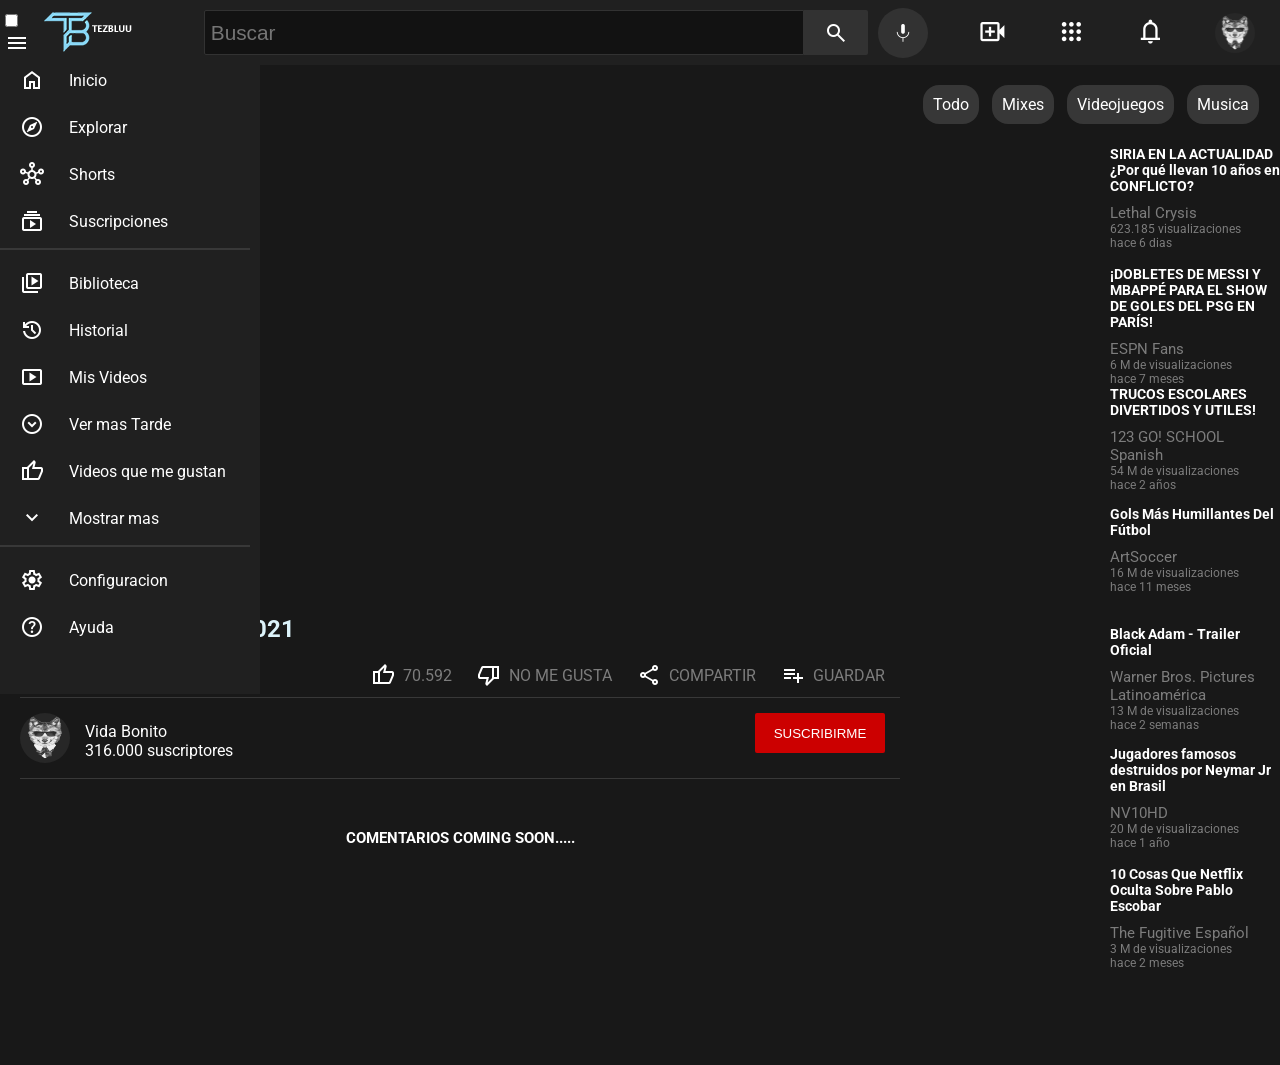
<file: pagina_video3.html>
<!DOCTYPE html>
<html lang="en">
<head>
    <meta charset="UTF-8">
    <meta http-equiv="X-UA-Compatible" content="IE=edge">
    <meta name="viewport" content="width=device-width, initial-scale=1.0">
    <link rel="stylesheet" href="estilos.css">
    <link rel="stylesheet" href="https://fonts.googleapis.com/css2?family=Material+Symbols+Outlined:opsz,wght,FILL,GRAD@48,400,0,0" />
    <link rel="stylesheet" href="https://fonts.googleapis.com/css2?family=Material+Symbols+Outlined:opsz,wght,FILL,GRAD@20..48,100..700,0..1,-50..200" />
    <link rel="icon" type="image/png" sizes="100x100" href="/images/LOGO 64X64 PNG.png">
    <title>YouToTez</title>
</head>
<body>
    
    <header class="header-prin">
        <nav class="navbar">
            <div class="barra-icono">
            <div class="icono-y2">
                <section class="barra-lateral">

                    <input type="checkbox" id="mostrar-menu">
                    <label for="mostrar-menu">
                        <span class="material-symbols-outlined">
                            menu
                        </span>
                    </label>
                
                    <div class="seccion-busqueda">
                        
                           <div class="seccion-busqueda-ind">
                            <span class="material-symbols-outlined">
                                home
                            </span>
                            <p>Inicio</p>
                        </div> 
                       
                        <div class="seccion-busqueda-ind">
                            <span class="material-symbols-outlined">
                                explore
                                </span>
                            <p>Explorar</p>
                        </div> 
                        
                        <div class="seccion-busqueda-ind">
                            <span class="material-symbols-outlined">
                                hub
                                </span>
                            <p>Shorts</p>
                        </div>
                        
                        <div class="seccion-busqueda-ind">
                            <span class="material-symbols-outlined">
                                subscriptions
                                </span>
                            <p>Suscripciones</p>
                        </div>
                        
                        <hr class="separador">
                
                        <div class="seccion-busqueda-ind">
                            <span class="material-symbols-outlined">
                                video_library
                                </span>
                            <p>Biblioteca</p>
                        </div>
                       
                        <div class="seccion-busqueda-ind">
                            <span class="material-symbols-outlined">
                                history
                                </span>
                            <p>Historial</p>
                        </div>
                        
                        <div class="seccion-busqueda-ind">
                            <span class="material-symbols-outlined">
                                smart_display
                                </span>
                            <p>Mis Videos</p>
                        </div>
                
                        <div class="seccion-busqueda-ind">
                            <span class="material-symbols-outlined">
                                expand_circle_down
                                </span>
                            <p>Ver mas Tarde</p>
                        </div>
                       
                        <div class="seccion-busqueda-ind">
                            <span class="material-symbols-outlined">
                                thumb_up
                                </span>
                            <p>Videos que me gustan</p>
                        </div>
                       
                       
                        <div class="seccion-busqueda-ind">
                            <span class="material-symbols-outlined">
                                expand_more
                                </span>
                            <p>Mostrar mas</p>
                
                            </div>
                       
                        <hr class="separador">
                
                        <div class="seccion-busqueda-ind">
                            <span class="material-symbols-outlined">
                                settings
                                </span>
                            <p>Configuracion</p>
                            
                        </div>
                        
                        <!-- <div class="seccion-busqueda-ind">
                            <span class="material-symbols-outlined">
                                flag
                                </span>
                            <p>Historial de denuncias</p>
                            
                        </div> -->
                        
                        <div class="seccion-busqueda-ind">
                            <span class="material-symbols-outlined">
                                help
                                </span>
                            <p>Ayuda</p>
                        </div>
                      
                
                        
                
                    </div> 
                    </section>

               <a href="/pagina_principal.html"><img src="/images/LOGO 100X100 PNG.png" alt="Pagina Principal de y2"></a>
                
            </div>
        </div>
            <div class="buscador-pagina-prin">
                <input type="text" class="bucar" placeholder=" Buscar">
                <div class="icono-busqueda">
                    <span class="material-symbols-outlined">
                        search
                        </span>
                </div>
                <div class="busqueda-microfono">
                <span class="material-symbols-outlined microfono">
                    mic
                    </span>
                </div>
            </div>
            <ul class="lista-barra-usuarios">
                <li class="texto-lista">
                    <span class="material-symbols-outlined" data-descr="Crear">
                        video_call
                        </span>
                </li>
                <li class="texto-lista">
                    <span class="material-symbols-outlined" data-descr="Apps">
                        apps
                        </span>
                </li>
                <li class="texto-lista">
                    <span class="material-symbols-outlined" data-descr="Notificaciones">
                        notifications
                        </span>
                </li>
                <li class="texto-lista">
                    
                    
                    <input type="checkbox" id="mostrar-menu-usuario">
                    <label for="mostrar-menu-usuario">
                        <img src="./images/icono-usuario.jpg" alt="icono-usuario">
                    </label>
                
                    <div class="seccion-busqueda-usuario">
                        



                           <div class="seccion-busqueda-ind-usuario">
                            <span class="material-symbols-outlined">
                                account_box
                                </span>
                            <p>Tu Canal</p>
                        </div> 
                       
                        <div class="seccion-busqueda-ind-usuario">
                            <span class="material-symbols-outlined">
                                monetization_on
                                </span>
                            <p>Compras y Suscripciones</p>
                        </div> 
                        
                        <div class="seccion-busqueda-ind-usuario">
                            <span class="material-symbols-outlined">
                                logout
                                </span>
                            <p>Cerrar Sesion</p>
                            
                            <span id="flecha-derecha" class="material-symbols-outlined">
                                chevron_right
                                </span>

                        </div>
                        
                        <div class="seccion-busqueda-ind-usuario">
                            <span class="material-symbols-outlined">
                                dark_mode
                                </span>
                            <p>Aspecto: Oscuro</p> 

                        </div>
                        
                        <hr class="separador-usuario">
                
                        <div class="seccion-busqueda-ind-usuario">
                            <span class="material-symbols-outlined">
                                translate
                                </span>
                            <p>Idioma: Español</p>
                        </div>
                       
                        <div class="seccion-busqueda-ind-usuario">
                            <span class="material-symbols-outlined">
                                public
                                </span>
                            <p>Ubicacion: Predeterminada</p>
                        </div>
                        
                        <div class="seccion-busqueda-ind-usuario">
                            <span class="material-symbols-outlined">
                                settings
                                </span>
                            <p>Configuracion</p>
                        </div>
                
                        <div class="seccion-busqueda-ind-usuario">
                            <span class="material-symbols-outlined">
                                contact_support
                                </span>
                            <p>Ayuda</p>
                        </div>
                       
                        <div class="seccion-busqueda-ind-usuario">
                            <span class="material-symbols-outlined">
                                sms_failed
                                </span>
                            <p>Sugerencias</p>
                        </div>
                       
                       
                        <div class="seccion-busqueda-ind-usuario">
                            <span class="material-symbols-outlined">
                                comments_disabled
                                </span>
                            <p>Modo Restringido: Desactivado</p>
                
                            </div>

                            
                       
                        <hr class="separador-usuario">
                          
                
                    </div> 
                </li>
            </ul>
        </nav>
    </header>


    <section class="principal">
        <div class="columna-video">
            <div class="video-embed">
                <iframe src="https://www.youtube.com/embed/khS9C41bjek?autoplay=1" title="YouTube video player" frameborder="0" allow="accelerometer; autoplay; clipboard-write; encrypted-media; gyroscope; picture-in-picture" allowfullscreen></iframe>
            </div>
            <div class="contenido-video">
                <div class="titulo-video">
                    <p></p>
                    <h2>Animales graciosos 2021 </h2>
                </div>
                <div class="compartir">
                    <div class="visualizaciones-video">
                        <p>10.888.930 visualizaciones </p>
                    </div>
                 <div class="barra-megusta">
                    <div class="me-gusta">
                        <span class="material-symbols-outlined">
                            thumb_up
                            </span>
                        <p>70.592</p>
                    </div>
                    <div class="me-gusta">
                        <span class="material-symbols-outlined">
                            thumb_down
                            </span>
                        <p>NO ME GUSTA</p>
                    </div>
                    <div class="me-gusta">
                        <span class="material-symbols-outlined">
                            share
                            </span>
                        <p>COMPARTIR</p>
                    </div>
                    <div class="me-gusta">
                        <span class="material-symbols-outlined">
                            playlist_add
                            </span>
                        <p>GUARDAR</p>
                    </div>
                 </div>   
                    
                </div>
            </div>
            <div class="caja-suscribir">
                <div class="informacion-canal">
                    <div class="icono-canal">
                        <img src="./images/icono-usuario.jpg" alt="icono-canal">
                    </div>
                    <p>Vida Bonito <br> 316.000 suscriptores</p>
                    
                </div>
                <button class="suscribirme">SUSCRIBIRME</button>
            </div>
            <div class="comentarios">
                <h2>COMENTARIOS COMING SOON.....</h2>
            </div>
        </div>
        <div class="columna-recomendaciones">
                <div class="barrasuperior-1">
                    <nav class="busqueda-por-categoria-1">
                        <ul class="cuadro-busqueda-1">
                            <li class="nombre-busqueda">
                                <a href="">Todo</a>
                            </li>
                            <li class="nombre-busqueda">
                                <a href="">Mixes</a>
                            </li>
                            <li class="nombre-busqueda">
                                <a href="">Videojuegos</a>
                            </li>
                            <li class="nombre-busqueda">
                                <a href="">Musica</a>
                            </li>
                            
                        </ul>
                    </nav>
                </div>
                <div class="videos-reco">
                    <div class="miniaturas-info-1">
                        <div class="miniatura-video-1">
                            <iframe src="https://www.youtube.com/embed/z5Fo445DzYQ" title="YouTube video player" frameborder="0" allow="accelerometer; autoplay; clipboard-write; encrypted-media; gyroscope; picture-in-picture" allowfullscreen></iframe>
                        </div>
                        <div class="info-video-1">
                            <div class="texto-video-1">
                               <a href="./pagina_video.html"> <h3>SIRIA EN LA ACTUALIDAD ¿Por qué llevan 10 años en CONFLICTO?</h3></a>
                                <P class="nombre-canal-1">Lethal Crysis</P>
                                <p class="visuali-tiempo-1">623.185 visualizaciones  </p>
                                <p class="visuali-tiempo">hace 6 dias</p>
                            </div>
                        </div>
                    </div>
                    <div class="miniaturas-info-1">
                        <div class="miniatura-video-1">
                            <iframe src="https://www.youtube.com/embed/flXPYWYDXdQ" title="YouTube video player" frameborder="0" allow="accelerometer; autoplay; clipboard-write; encrypted-media; gyroscope; picture-in-picture" allowfullscreen></iframe>
                        </div>
                        <div class="info-video-1">
                            
                            <div class="texto-video-1">
                              <a href="./pagina_video2.html">  <h3>¡DOBLETES DE MESSI Y MBAPPÉ PARA EL SHOW DE GOLES DEL PSG EN PARÍS!</h3> </a>
                                <P class="nombre-canal-1">ESPN Fans</P>
                                <p class="visuali-tiempo-1">6 M de visualizaciones </p>
                                <p class="visuali-tiempo">hace 7 meses</p>
                            </div>
                        </div>
                    </div>
                    <!-- <div class="miniaturas-info-1">
                        <div class="miniatura-video-1">
                            <iframe src="https://www.youtube.com/embed/khS9C41bjek" title="YouTube video player" frameborder="0" allow="accelerometer; autoplay; clipboard-write; encrypted-media; gyroscope; picture-in-picture" allowfullscreen></iframe>
                        </div>
                        <div class="info-video-1">
                            
                            <div class="texto-video-1">
                               <a href="./pagina_video3.html"> <h3>Animales graciosos 2021</h3></a>
                                <P class="nombre-canal-1">Vida Bonito</P>
                                <p class="visuali-tiempo-1">10 M de visualizaciones </p>
                                <p class="visuali-tiempo">hace 1 año</p>
                            </div>
                        </div>
                    </div> -->
                    <div class="miniaturas-info-1">
                        <div class="miniatura-video-1">
                            <iframe src="https://www.youtube.com/embed/2OfnSe7Rwew" title="YouTube video player" frameborder="0" allow="accelerometer; autoplay; clipboard-write; encrypted-media; gyroscope; picture-in-picture" allowfullscreen></iframe>
                        </div>
                        <div class="info-video-1">
                            
                            <div class="texto-video-1">
                               <a href="./pagina_video4.html"> <h3>TRUCOS ESCOLARES DIVERTIDOS Y UTILES!</h3></a>
                                <P class="nombre-canal-1">123 GO! SCHOOL Spanish</P>
                                <p class="visuali-tiempo-1">54 M de visualizaciones </p>
                                <p class="visuali-tiempo">hace 2 años</p>
                            </div>
                        </div>
                    </div>
                    <div class="miniaturas-info-1">
                        <div class="miniatura-video-1">
                            <iframe src="https://www.youtube.com/embed/wPy6musbUUc" title="YouTube video player" frameborder="0" allow="accelerometer; autoplay; clipboard-write; encrypted-media; gyroscope; picture-in-picture" allowfullscreen></iframe>
                        </div>
                        <div class="info-video-1">
                            
                            <div class="texto-video-1">
                               <a href="./pagina_video5.html"> <h3>Gols Más Humillantes Del Fútbol</h3></a>
                                <P class="nombre-canal-1">ArtSoccer</P>
                                <p class="visuali-tiempo-1">16 M de  visualizaciones </p>
                                <p class="visuali-tiempo">hace 11 meses</p>
                            </div>
                        </div>
                    </div>
                    <div class="miniaturas-info-1">
                        <div class="miniatura-video-1">
                            <iframe src="https://www.youtube.com/embed/a1mcS4tKGNg" title="YouTube video player" frameborder="0" allow="accelerometer; autoplay; clipboard-write; encrypted-media; gyroscope; picture-in-picture" allowfullscreen></iframe>
                        </div>
                        <div class="info-video-1">
                            
                            <div class="texto-video-1">
                             <a href="./pagina_video6.html">  <h3>Black Adam - Trailer Oficial</h3></a> 
                                <P class="nombre-canal-1">Warner Bros. Pictures Latinoamérica</P>
                                <p class="visuali-tiempo-1">13 M de visualizaciones </p>
                                <p class="visuali-tiempo">hace 2 semanas</p>
                            </div>
                        </div>
                    </div>
                    <div class="miniaturas-info-1">
                        <div class="miniatura-video-1">
                            <iframe src="https://www.youtube.com/embed/BXPc1x4lBDE" title="YouTube video player" frameborder="0" allow="accelerometer; autoplay; clipboard-write; encrypted-media; gyroscope; picture-in-picture" allowfullscreen></iframe>
                        </div>
                        <div class="info-video-1">
                           
                            <div class="texto-video-1">
                              <a href="./pagina_video7.html">  <h3>Jugadores famosos destruidos por Neymar Jr en Brasil</h3></a>
                                <P class="nombre-canal-1">NV10HD</P>
                                <p class="visuali-tiempo-1">20 M de visualizaciones </p>
                                <p class="visuali-tiempo">hace 1 año</p>
                            </div>
                        </div>
                    </div>
                    <div class="miniaturas-info-1">
                        <div class="miniatura-video-1">
                            <iframe src="https://www.youtube.com/embed/MnhJQvRFIbQ" title="YouTube video player" frameborder="0" allow="accelerometer; autoplay; clipboard-write; encrypted-media; gyroscope; picture-in-picture" allowfullscreen></iframe>
                        </div>
                        <div class="info-video-1">
                           
                            <div class="texto-video-1">
                              <a href="#">  <h3>10 Cosas Que Netflix Oculta Sobre Pablo Escobar</h3></a>
                                <P class="nombre-canal-1">The Fugitive Español</P>
                                <p class="visuali-tiempo-1">3 M de visualizaciones </p>
                                <p class="visuali-tiempo">hace 2 meses</p>
                            </div>
                        </div>
                    </div>
                    
                   

                </div>
        </div>
    </section>

</body>
</html>
</file>
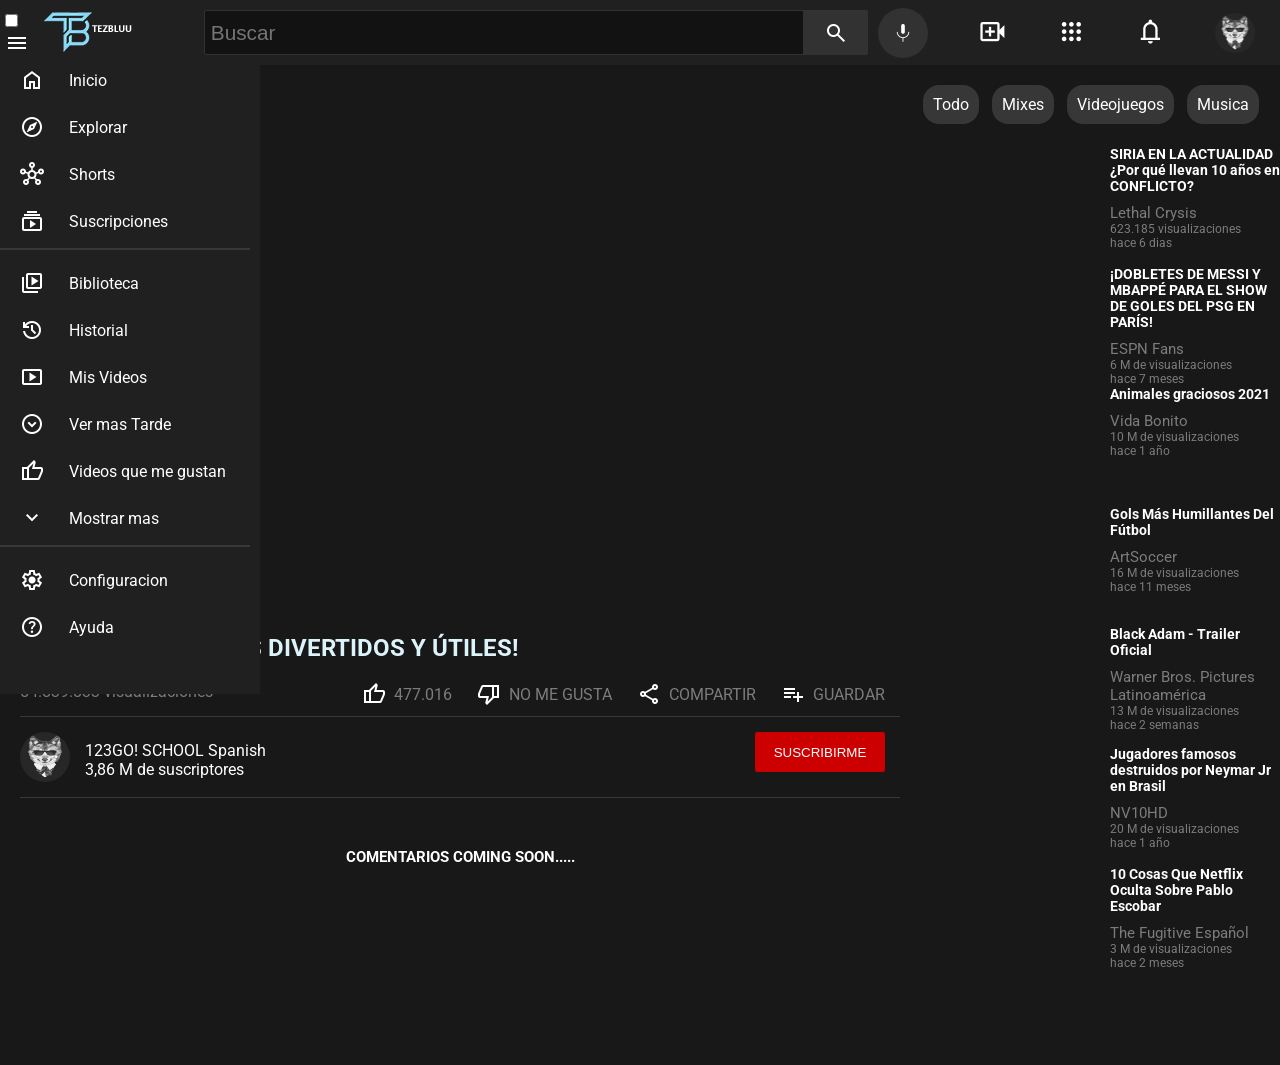
<file: pagina_video4.html>
<!DOCTYPE html>
<html lang="en">
<head>
    <meta charset="UTF-8">
    <meta http-equiv="X-UA-Compatible" content="IE=edge">
    <meta name="viewport" content="width=device-width, initial-scale=1.0">
    <link rel="stylesheet" href="estilos.css">
    <link rel="stylesheet" href="https://fonts.googleapis.com/css2?family=Material+Symbols+Outlined:opsz,wght,FILL,GRAD@48,400,0,0" />
    <link rel="stylesheet" href="https://fonts.googleapis.com/css2?family=Material+Symbols+Outlined:opsz,wght,FILL,GRAD@20..48,100..700,0..1,-50..200" />
    <link rel="icon" type="image/png" sizes="100x100" href="/images/LOGO 64X64 PNG.png">
    <title>YouToTez</title>
</head>
<body>
    
    <header class="header-prin">
        <nav class="navbar">
            <div class="barra-icono">
            <div class="icono-y2">
                <section class="barra-lateral">

                    <input type="checkbox" id="mostrar-menu">
                    <label for="mostrar-menu">
                        <span class="material-symbols-outlined">
                            menu
                        </span>
                    </label>
                
                    <div class="seccion-busqueda">
                        
                           <div class="seccion-busqueda-ind">
                            <span class="material-symbols-outlined">
                                home
                            </span>
                            <p>Inicio</p>
                        </div> 
                       
                        <div class="seccion-busqueda-ind">
                            <span class="material-symbols-outlined">
                                explore
                                </span>
                            <p>Explorar</p>
                        </div> 
                        
                        <div class="seccion-busqueda-ind">
                            <span class="material-symbols-outlined">
                                hub
                                </span>
                            <p>Shorts</p>
                        </div>
                        
                        <div class="seccion-busqueda-ind">
                            <span class="material-symbols-outlined">
                                subscriptions
                                </span>
                            <p>Suscripciones</p>
                        </div>
                        
                        <hr class="separador">
                
                        <div class="seccion-busqueda-ind">
                            <span class="material-symbols-outlined">
                                video_library
                                </span>
                            <p>Biblioteca</p>
                        </div>
                       
                        <div class="seccion-busqueda-ind">
                            <span class="material-symbols-outlined">
                                history
                                </span>
                            <p>Historial</p>
                        </div>
                        
                        <div class="seccion-busqueda-ind">
                            <span class="material-symbols-outlined">
                                smart_display
                                </span>
                            <p>Mis Videos</p>
                        </div>
                
                        <div class="seccion-busqueda-ind">
                            <span class="material-symbols-outlined">
                                expand_circle_down
                                </span>
                            <p>Ver mas Tarde</p>
                        </div>
                       
                        <div class="seccion-busqueda-ind">
                            <span class="material-symbols-outlined">
                                thumb_up
                                </span>
                            <p>Videos que me gustan</p>
                        </div>
                       
                       
                        <div class="seccion-busqueda-ind">
                            <span class="material-symbols-outlined">
                                expand_more
                                </span>
                            <p>Mostrar mas</p>
                
                            </div>
                       
                        <hr class="separador">
                
                        <div class="seccion-busqueda-ind">
                            <span class="material-symbols-outlined">
                                settings
                                </span>
                            <p>Configuracion</p>
                            
                        </div>
                        
                        <!-- <div class="seccion-busqueda-ind">
                            <span class="material-symbols-outlined">
                                flag
                                </span>
                            <p>Historial de denuncias</p>
                            
                        </div> -->
                        
                        <div class="seccion-busqueda-ind">
                            <span class="material-symbols-outlined">
                                help
                                </span>
                            <p>Ayuda</p>
                        </div>
                      
                
                        
                
                    </div> 
                    </section>

              <a href="/pagina_principal.html"><img src="/images/LOGO 100X100 PNG.png" alt="Pagina Principal de y2"></a>
                
            </div>
        </div>
            <div class="buscador-pagina-prin">
                <input type="text" class="bucar" placeholder=" Buscar">
                <div class="icono-busqueda">
                    <span class="material-symbols-outlined">
                        search
                        </span>
                </div>
                <div class="busqueda-microfono">
                <span class="material-symbols-outlined microfono">
                    mic
                    </span>
                </div>
            </div>
            <ul class="lista-barra-usuarios">
                <li class="texto-lista">
                    <span class="material-symbols-outlined" data-descr="Crear">
                        video_call
                        </span>
                </li>
                <li class="texto-lista">
                    <span class="material-symbols-outlined" data-descr="Apps">
                        apps
                        </span>
                </li>
                <li class="texto-lista">
                    <span class="material-symbols-outlined" data-descr="Notificaciones">
                        notifications
                        </span>
                </li>
                <li class="texto-lista">
                    
                    
                    <input type="checkbox" id="mostrar-menu-usuario">
                    <label for="mostrar-menu-usuario">
                        <img src="./images/icono-usuario.jpg" alt="icono-usuario">
                    </label>
                
                    <div class="seccion-busqueda-usuario">
                        



                           <div class="seccion-busqueda-ind-usuario">
                            <span class="material-symbols-outlined">
                                account_box
                                </span>
                            <p>Tu Canal</p>
                        </div> 
                       
                        <div class="seccion-busqueda-ind-usuario">
                            <span class="material-symbols-outlined">
                                monetization_on
                                </span>
                            <p>Compras y Suscripciones</p>
                        </div> 
                        
                        <div class="seccion-busqueda-ind-usuario">
                            <span class="material-symbols-outlined">
                                logout
                                </span>
                            <p>Cerrar Sesion</p>
                            
                            <span id="flecha-derecha" class="material-symbols-outlined">
                                chevron_right
                                </span>

                        </div>
                        
                        <div class="seccion-busqueda-ind-usuario">
                            <span class="material-symbols-outlined">
                                dark_mode
                                </span>
                            <p>Aspecto: Oscuro</p> 

                        </div>
                        
                        <hr class="separador-usuario">
                
                        <div class="seccion-busqueda-ind-usuario">
                            <span class="material-symbols-outlined">
                                translate
                                </span>
                            <p>Idioma: Español</p>
                        </div>
                       
                        <div class="seccion-busqueda-ind-usuario">
                            <span class="material-symbols-outlined">
                                public
                                </span>
                            <p>Ubicacion: Predeterminada</p>
                        </div>
                        
                        <div class="seccion-busqueda-ind-usuario">
                            <span class="material-symbols-outlined">
                                settings
                                </span>
                            <p>Configuracion</p>
                        </div>
                
                        <div class="seccion-busqueda-ind-usuario">
                            <span class="material-symbols-outlined">
                                contact_support
                                </span>
                            <p>Ayuda</p>
                        </div>
                       
                        <div class="seccion-busqueda-ind-usuario">
                            <span class="material-symbols-outlined">
                                sms_failed
                                </span>
                            <p>Sugerencias</p>
                        </div>
                       
                       
                        <div class="seccion-busqueda-ind-usuario">
                            <span class="material-symbols-outlined">
                                comments_disabled
                                </span>
                            <p>Modo Restringido: Desactivado</p>
                
                            </div>

                            
                       
                        <hr class="separador-usuario">
                          
                
                    </div> 
                </li>
            </ul>
        </nav>
    </header>

    <section class="principal">
        <div class="columna-video">
            <div class="video-embed">
                <iframe src="https://www.youtube.com/embed/2OfnSe7Rwew?autoplay=1" title="YouTube video player" frameborder="0" allow="accelerometer; autoplay; clipboard-write; encrypted-media; gyroscope; picture-in-picture" allowfullscreen></iframe>
            </div>
            <div class="contenido-video">
                <div class="titulo-video">
                    <p>#123GO #divertido</p>
                    <h2>¡TRUCOS ESCOLARES DIVERTIDOS Y ÚTILES!</h2>
                </div>
                <div class="compartir">
                    <div class="visualizaciones-video">
                        <p>54.839.833 visualizaciones</p>
                    </div>
                 <div class="barra-megusta">
                    <div class="me-gusta">
                        <span class="material-symbols-outlined">
                            thumb_up
                            </span>
                        <p>477.016</p>
                    </div>
                    <div class="me-gusta">
                        <span class="material-symbols-outlined">
                            thumb_down
                            </span>
                        <p>NO ME GUSTA</p>
                    </div>
                    <div class="me-gusta">
                        <span class="material-symbols-outlined">
                            share
                            </span>
                        <p>COMPARTIR</p>
                    </div>
                    <div class="me-gusta">
                        <span class="material-symbols-outlined">
                            playlist_add
                            </span>
                        <p>GUARDAR</p>
                    </div>
                 </div>   
                    
                </div>
            </div>
            <div class="caja-suscribir">
                <div class="informacion-canal">
                    <div class="icono-canal">
                        <img src="./images/icono-usuario.jpg" alt="icono-canal">
                    </div>
                    <p>123GO! SCHOOL Spanish <br> 3,86 M de suscriptores</p>
                    
                </div>
                <button class="suscribirme">SUSCRIBIRME</button>
            </div>
            <div class="comentarios">
                <h2>COMENTARIOS COMING SOON.....</h2>
            </div>
        </div>
        <div class="columna-recomendaciones">
                <div class="barrasuperior-1">
                    <nav class="busqueda-por-categoria-1">
                        <ul class="cuadro-busqueda-1">
                            <li class="nombre-busqueda">
                                <a href="">Todo</a>
                            </li>
                            <li class="nombre-busqueda">
                                <a href="">Mixes</a>
                            </li>
                            <li class="nombre-busqueda">
                                <a href="">Videojuegos</a>
                            </li>
                            <li class="nombre-busqueda">
                                <a href="">Musica</a>
                            </li>
                            
                        </ul>
                    </nav>
                </div>
                <div class="videos-reco">
                    <div class="miniaturas-info-1">
                        <div class="miniatura-video-1">
                            <iframe src="https://www.youtube.com/embed/z5Fo445DzYQ" title="YouTube video player" frameborder="0" allow="accelerometer; autoplay; clipboard-write; encrypted-media; gyroscope; picture-in-picture" allowfullscreen></iframe>
                        </div>
                        <div class="info-video-1">
                            <div class="texto-video-1">
                             <a href="./pagina_video.html">  <h3>SIRIA EN LA ACTUALIDAD ¿Por qué llevan 10 años en CONFLICTO?</h3></a> 
                                <P class="nombre-canal-1">Lethal Crysis</P>
                                <p class="visuali-tiempo-1">623.185 visualizaciones  </p>
                                <p class="visuali-tiempo">hace 6 dias</p>
                            </div>
                        </div>
                    </div>
                    <div class="miniaturas-info-1">
                        <div class="miniatura-video-1">
                            <iframe src="https://www.youtube.com/embed/flXPYWYDXdQ" title="YouTube video player" frameborder="0" allow="accelerometer; autoplay; clipboard-write; encrypted-media; gyroscope; picture-in-picture" allowfullscreen></iframe>
                        </div>
                        <div class="info-video-1">
                            
                            <div class="texto-video-1">
                              <a href="./pagina_video2.html">  <h3>¡DOBLETES DE MESSI Y MBAPPÉ PARA EL SHOW DE GOLES DEL PSG EN PARÍS!</h3> </a>
                                <P class="nombre-canal-1">ESPN Fans</P>
                                <p class="visuali-tiempo-1">6 M de visualizaciones </p>
                                <p class="visuali-tiempo">hace 7 meses</p>
                            </div>
                        </div>
                    </div>
                    <div class="miniaturas-info-1">
                        <div class="miniatura-video-1">
                            <iframe src="https://www.youtube.com/embed/khS9C41bjek" title="YouTube video player" frameborder="0" allow="accelerometer; autoplay; clipboard-write; encrypted-media; gyroscope; picture-in-picture" allowfullscreen></iframe>
                        </div>
                        <div class="info-video-1">
                            
                            <div class="texto-video-1">
                               <a href="./pagina_video3.html"> <h3>Animales graciosos 2021</h3></a>
                                <P class="nombre-canal-1">Vida Bonito</P>
                                <p class="visuali-tiempo-1">10 M de visualizaciones </p>
                                <p class="visuali-tiempo">hace 1 año</p>
                            </div>
                        </div>
                    </div>
                    <!-- <div class="miniaturas-info-1">
                        <div class="miniatura-video-1">
                            <iframe src="https://www.youtube.com/embed/2OfnSe7Rwew" title="YouTube video player" frameborder="0" allow="accelerometer; autoplay; clipboard-write; encrypted-media; gyroscope; picture-in-picture" allowfullscreen></iframe>
                        </div>
                        <div class="info-video-1">
                            
                            <div class="texto-video-1">
                               <a href="./pagina_video4.html"> <h3>TRUCOS ESCOLARES DIVERTIDOS Y UTILES!</h3></a>
                                <P class="nombre-canal-1">123 GO! SCHOOL Spanish</P>
                                <p class="visuali-tiempo-1">54 M de visualizaciones </p>
                                <p class="visuali-tiempo">hace 2 años</p>
                            </div>
                        </div>
                    </div> -->
                    <div class="miniaturas-info-1">
                        <div class="miniatura-video-1">
                            <iframe src="https://www.youtube.com/embed/wPy6musbUUc" title="YouTube video player" frameborder="0" allow="accelerometer; autoplay; clipboard-write; encrypted-media; gyroscope; picture-in-picture" allowfullscreen></iframe>
                        </div>
                        <div class="info-video-1">
                            
                            <div class="texto-video-1">
                               <a href="./pagina_video5.html"> <h3>Gols Más Humillantes Del Fútbol</h3></a>
                                <P class="nombre-canal-1">ArtSoccer</P>
                                <p class="visuali-tiempo-1">16 M de  visualizaciones </p>
                                <p class="visuali-tiempo">hace 11 meses</p>
                            </div>
                        </div>
                    </div>
                    <div class="miniaturas-info-1">
                        <div class="miniatura-video-1">
                            <iframe src="https://www.youtube.com/embed/a1mcS4tKGNg" title="YouTube video player" frameborder="0" allow="accelerometer; autoplay; clipboard-write; encrypted-media; gyroscope; picture-in-picture" allowfullscreen></iframe>
                        </div>
                        <div class="info-video-1">
                            
                            <div class="texto-video-1">
                             <a href="./pagina_video6.html">  <h3>Black Adam - Trailer Oficial</h3></a> 
                                <P class="nombre-canal-1">Warner Bros. Pictures Latinoamérica</P>
                                <p class="visuali-tiempo-1">13 M de visualizaciones </p>
                                <p class="visuali-tiempo">hace 2 semanas</p>
                            </div>
                        </div>
                    </div>
                    <div class="miniaturas-info-1">
                        <div class="miniatura-video-1">
                            <iframe src="https://www.youtube.com/embed/BXPc1x4lBDE" title="YouTube video player" frameborder="0" allow="accelerometer; autoplay; clipboard-write; encrypted-media; gyroscope; picture-in-picture" allowfullscreen></iframe>
                        </div>
                        <div class="info-video-1">
                           
                            <div class="texto-video-1">
                              <a href="./pagina_video7.html">  <h3>Jugadores famosos destruidos por Neymar Jr en Brasil</h3></a>
                                <P class="nombre-canal-1">NV10HD</P>
                                <p class="visuali-tiempo-1">20 M de visualizaciones </p>
                                <p class="visuali-tiempo">hace 1 año</p>
                            </div>
                        </div>
                    </div>
                    <div class="miniaturas-info-1">
                        <div class="miniatura-video-1">
                            <iframe src="https://www.youtube.com/embed/MnhJQvRFIbQ" title="YouTube video player" frameborder="0" allow="accelerometer; autoplay; clipboard-write; encrypted-media; gyroscope; picture-in-picture" allowfullscreen></iframe>
                        </div>
                        <div class="info-video-1">
                           
                            <div class="texto-video-1">
                              <a href="#">  <h3>10 Cosas Que Netflix Oculta Sobre Pablo Escobar</h3></a>
                                <P class="nombre-canal-1">The Fugitive Español</P>
                                <p class="visuali-tiempo-1">3 M de visualizaciones </p>
                                <p class="visuali-tiempo">hace 2 meses</p>
                            </div>
                        </div>
                    </div>
                    
                   

                </div>
        </div>
    </section>

</body>
</html>
</file>
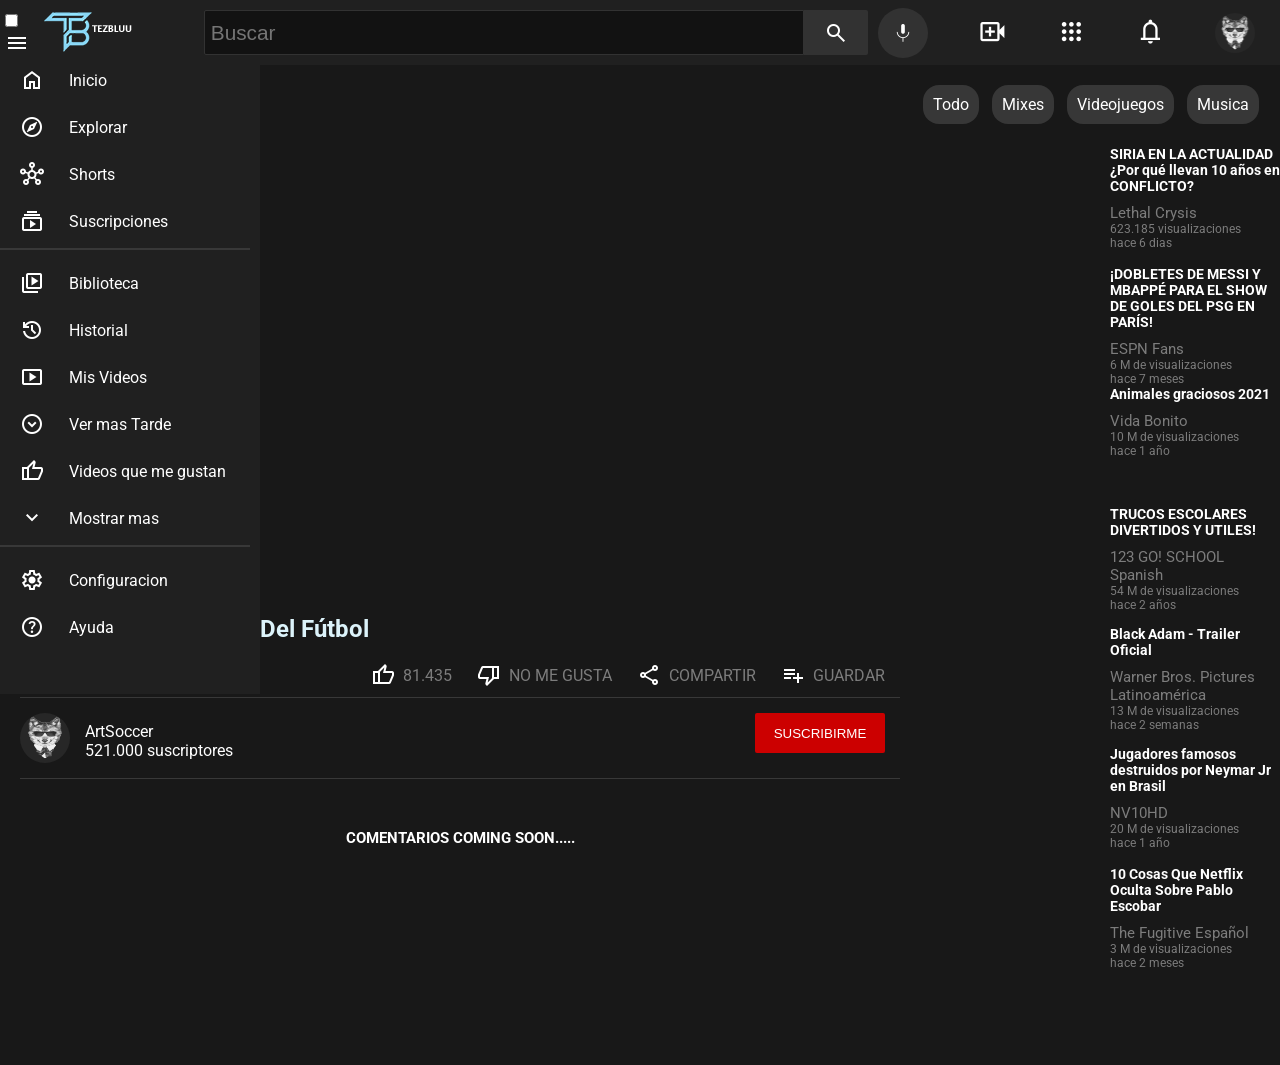
<file: pagina_video5.html>
<!DOCTYPE html>
<html lang="en">
<head>
    <meta charset="UTF-8">
    <meta http-equiv="X-UA-Compatible" content="IE=edge">
    <meta name="viewport" content="width=device-width, initial-scale=1.0">
    <link rel="stylesheet" href="estilos.css">
    <link rel="stylesheet" href="https://fonts.googleapis.com/css2?family=Material+Symbols+Outlined:opsz,wght,FILL,GRAD@48,400,0,0" />
    <link rel="stylesheet" href="https://fonts.googleapis.com/css2?family=Material+Symbols+Outlined:opsz,wght,FILL,GRAD@20..48,100..700,0..1,-50..200" />
    <link rel="icon" type="image/png" sizes="100x100" href="/images/LOGO 64X64 PNG.png">
    <title>YouToTez</title>
</head>
<body>
    
    <header class="header-prin">
        <nav class="navbar">
            <div class="barra-icono">
            <div class="icono-y2">
                <section class="barra-lateral">

                    <input type="checkbox" id="mostrar-menu">
                    <label for="mostrar-menu">
                        <span class="material-symbols-outlined">
                            menu
                        </span>
                    </label>
                
                    <div class="seccion-busqueda">
                        
                           <div class="seccion-busqueda-ind">
                            <span class="material-symbols-outlined">
                                home
                            </span>
                            <p>Inicio</p>
                        </div> 
                       
                        <div class="seccion-busqueda-ind">
                            <span class="material-symbols-outlined">
                                explore
                                </span>
                            <p>Explorar</p>
                        </div> 
                        
                        <div class="seccion-busqueda-ind">
                            <span class="material-symbols-outlined">
                                hub
                                </span>
                            <p>Shorts</p>
                        </div>
                        
                        <div class="seccion-busqueda-ind">
                            <span class="material-symbols-outlined">
                                subscriptions
                                </span>
                            <p>Suscripciones</p>
                        </div>
                        
                        <hr class="separador">
                
                        <div class="seccion-busqueda-ind">
                            <span class="material-symbols-outlined">
                                video_library
                                </span>
                            <p>Biblioteca</p>
                        </div>
                       
                        <div class="seccion-busqueda-ind">
                            <span class="material-symbols-outlined">
                                history
                                </span>
                            <p>Historial</p>
                        </div>
                        
                        <div class="seccion-busqueda-ind">
                            <span class="material-symbols-outlined">
                                smart_display
                                </span>
                            <p>Mis Videos</p>
                        </div>
                
                        <div class="seccion-busqueda-ind">
                            <span class="material-symbols-outlined">
                                expand_circle_down
                                </span>
                            <p>Ver mas Tarde</p>
                        </div>
                       
                        <div class="seccion-busqueda-ind">
                            <span class="material-symbols-outlined">
                                thumb_up
                                </span>
                            <p>Videos que me gustan</p>
                        </div>
                       
                       
                        <div class="seccion-busqueda-ind">
                            <span class="material-symbols-outlined">
                                expand_more
                                </span>
                            <p>Mostrar mas</p>
                
                            </div>
                       
                        <hr class="separador">
                
                        <div class="seccion-busqueda-ind">
                            <span class="material-symbols-outlined">
                                settings
                                </span>
                            <p>Configuracion</p>
                            
                        </div>
                        
                        <!-- <div class="seccion-busqueda-ind">
                            <span class="material-symbols-outlined">
                                flag
                                </span>
                            <p>Historial de denuncias</p>
                            
                        </div> -->
                        
                        <div class="seccion-busqueda-ind">
                            <span class="material-symbols-outlined">
                                help
                                </span>
                            <p>Ayuda</p>
                        </div>
                      
                
                        
                
                    </div> 
                    </section>

              <a href="/pagina_principal.html"><img src="/images/LOGO 100X100 PNG.png" alt="Pagina Principal de y2"></a> 
                
            </div>
        </div>
            <div class="buscador-pagina-prin">
                <input type="text" class="bucar" placeholder=" Buscar">
                <div class="icono-busqueda">
                    <span class="material-symbols-outlined">
                        search
                        </span>
                </div>
                <div class="busqueda-microfono">
                <span class="material-symbols-outlined microfono">
                    mic
                    </span>
                </div>
            </div>
            <ul class="lista-barra-usuarios">
                <li class="texto-lista">
                    <span class="material-symbols-outlined" data-descr="Crear">
                        video_call
                        </span>
                </li>
                <li class="texto-lista">
                    <span class="material-symbols-outlined" data-descr="Apps">
                        apps
                        </span>
                </li>
                <li class="texto-lista">
                    <span class="material-symbols-outlined" data-descr="Notificaciones">
                        notifications
                        </span>
                </li>
                <li class="texto-lista">
                    
                    
                    <input type="checkbox" id="mostrar-menu-usuario">
                    <label for="mostrar-menu-usuario">
                        <img src="./images/icono-usuario.jpg" alt="icono-usuario">
                    </label>
                
                    <div class="seccion-busqueda-usuario">
                        



                           <div class="seccion-busqueda-ind-usuario">
                            <span class="material-symbols-outlined">
                                account_box
                                </span>
                            <p>Tu Canal</p>
                        </div> 
                       
                        <div class="seccion-busqueda-ind-usuario">
                            <span class="material-symbols-outlined">
                                monetization_on
                                </span>
                            <p>Compras y Suscripciones</p>
                        </div> 
                        
                        <div class="seccion-busqueda-ind-usuario">
                            <span class="material-symbols-outlined">
                                logout
                                </span>
                            <p>Cerrar Sesion</p>
                            
                            <span id="flecha-derecha" class="material-symbols-outlined">
                                chevron_right
                                </span>

                        </div>
                        
                        <div class="seccion-busqueda-ind-usuario">
                            <span class="material-symbols-outlined">
                                dark_mode
                                </span>
                            <p>Aspecto: Oscuro</p> 

                        </div>
                        
                        <hr class="separador-usuario">
                
                        <div class="seccion-busqueda-ind-usuario">
                            <span class="material-symbols-outlined">
                                translate
                                </span>
                            <p>Idioma: Español</p>
                        </div>
                       
                        <div class="seccion-busqueda-ind-usuario">
                            <span class="material-symbols-outlined">
                                public
                                </span>
                            <p>Ubicacion: Predeterminada</p>
                        </div>
                        
                        <div class="seccion-busqueda-ind-usuario">
                            <span class="material-symbols-outlined">
                                settings
                                </span>
                            <p>Configuracion</p>
                        </div>
                
                        <div class="seccion-busqueda-ind-usuario">
                            <span class="material-symbols-outlined">
                                contact_support
                                </span>
                            <p>Ayuda</p>
                        </div>
                       
                        <div class="seccion-busqueda-ind-usuario">
                            <span class="material-symbols-outlined">
                                sms_failed
                                </span>
                            <p>Sugerencias</p>
                        </div>
                       
                       
                        <div class="seccion-busqueda-ind-usuario">
                            <span class="material-symbols-outlined">
                                comments_disabled
                                </span>
                            <p>Modo Restringido: Desactivado</p>
                
                            </div>

                            
                       
                        <hr class="separador-usuario">
                          
                
                    </div> 
                </li>
            </ul>
        </nav>
    </header>


    <section class="principal">
        <div class="columna-video">
            <div class="video-embed">
                <iframe src="https://www.youtube.com/embed/wPy6musbUUc?autoplay=1" title="YouTube video player" frameborder="0" allow="accelerometer; autoplay; clipboard-write; encrypted-media; gyroscope; picture-in-picture" allowfullscreen></iframe>
            </div>
            <div class="contenido-video">
                <div class="titulo-video">
                    <p></p>
                    <h2>Gols Más Humillantes Del Fútbol</h2>
                </div>
                <div class="compartir">
                    <div class="visualizaciones-video">
                        <p>16.617.523 visualizaciones</p>
                    </div>
                 <div class="barra-megusta">
                    <div class="me-gusta">
                        <span class="material-symbols-outlined">
                            thumb_up
                            </span>
                        <p>81.435</p>
                    </div>
                    <div class="me-gusta">
                        <span class="material-symbols-outlined">
                            thumb_down
                            </span>
                        <p>NO ME GUSTA</p>
                    </div>
                    <div class="me-gusta">
                        <span class="material-symbols-outlined">
                            share
                            </span>
                        <p>COMPARTIR</p>
                    </div>
                    <div class="me-gusta">
                        <span class="material-symbols-outlined">
                            playlist_add
                            </span>
                        <p>GUARDAR</p>
                    </div>
                 </div>   
                    
                </div>
            </div>
            <div class="caja-suscribir">
                <div class="informacion-canal">
                    <div class="icono-canal">
                        <img src="./images/icono-usuario.jpg" alt="icono-canal">
                    </div>
                    <p>ArtSoccer <br> 521.000 suscriptores</p>
                    
                </div>
                <button class="suscribirme">SUSCRIBIRME</button>
            </div>
            <div class="comentarios">
                <h2>COMENTARIOS COMING SOON.....</h2>
            </div>
        </div>
        <div class="columna-recomendaciones">
                <div class="barrasuperior-1">
                    <nav class="busqueda-por-categoria-1">
                        <ul class="cuadro-busqueda-1">
                            <li class="nombre-busqueda">
                                <a href="">Todo</a>
                            </li>
                            <li class="nombre-busqueda">
                                <a href="">Mixes</a>
                            </li>
                            <li class="nombre-busqueda">
                                <a href="">Videojuegos</a>
                            </li>
                            <li class="nombre-busqueda">
                                <a href="">Musica</a>
                            </li>
                            
                        </ul>
                    </nav>
                </div>
                <div class="videos-reco">
                    <div class="miniaturas-info-1">
                        <div class="miniatura-video-1">
                            <iframe src="https://www.youtube.com/embed/z5Fo445DzYQ" title="YouTube video player" frameborder="0" allow="accelerometer; autoplay; clipboard-write; encrypted-media; gyroscope; picture-in-picture" allowfullscreen></iframe>
                        </div>
                        <div class="info-video-1">
                            <div class="texto-video-1">
                             <a href="./pagina_video.html">   <h3>SIRIA EN LA ACTUALIDAD ¿Por qué llevan 10 años en CONFLICTO?</h3></a>
                                <P class="nombre-canal-1">Lethal Crysis</P>
                                <p class="visuali-tiempo-1">623.185 visualizaciones  </p>
                                <p class="visuali-tiempo">hace 6 dias</p>
                            </div>
                        </div>
                    </div>
                    <div class="miniaturas-info-1">
                        <div class="miniatura-video-1">
                            <iframe src="https://www.youtube.com/embed/flXPYWYDXdQ" title="YouTube video player" frameborder="0" allow="accelerometer; autoplay; clipboard-write; encrypted-media; gyroscope; picture-in-picture" allowfullscreen></iframe>
                        </div>
                        <div class="info-video-1">
                            
                            <div class="texto-video-1">
                              <a href="./pagina_video2.html">  <h3>¡DOBLETES DE MESSI Y MBAPPÉ PARA EL SHOW DE GOLES DEL PSG EN PARÍS!</h3> </a>
                                <P class="nombre-canal-1">ESPN Fans</P>
                                <p class="visuali-tiempo-1">6 M de visualizaciones </p>
                                <p class="visuali-tiempo">hace 7 meses</p>
                            </div>
                        </div>
                    </div>
                    <div class="miniaturas-info-1">
                        <div class="miniatura-video-1">
                            <iframe src="https://www.youtube.com/embed/khS9C41bjek" title="YouTube video player" frameborder="0" allow="accelerometer; autoplay; clipboard-write; encrypted-media; gyroscope; picture-in-picture" allowfullscreen></iframe>
                        </div>
                        <div class="info-video-1">
                            
                            <div class="texto-video-1">
                               <a href="./pagina_video3.html"> <h3>Animales graciosos 2021</h3></a>
                                <P class="nombre-canal-1">Vida Bonito</P>
                                <p class="visuali-tiempo-1">10 M de visualizaciones </p>
                                <p class="visuali-tiempo">hace 1 año</p>
                            </div>
                        </div>
                    </div>
                    <div class="miniaturas-info-1">
                        <div class="miniatura-video-1">
                            <iframe src="https://www.youtube.com/embed/2OfnSe7Rwew" title="YouTube video player" frameborder="0" allow="accelerometer; autoplay; clipboard-write; encrypted-media; gyroscope; picture-in-picture" allowfullscreen></iframe>
                        </div>
                        <div class="info-video-1">
                            
                            <div class="texto-video-1">
                               <a href="./pagina_video4.html"> <h3>TRUCOS ESCOLARES DIVERTIDOS Y UTILES!</h3></a>
                                <P class="nombre-canal-1">123 GO! SCHOOL Spanish</P>
                                <p class="visuali-tiempo-1">54 M de visualizaciones </p>
                                <p class="visuali-tiempo">hace 2 años</p>
                            </div>
                        </div>
                    </div>
                    <!-- <div class="miniaturas-info-1">
                        <div class="miniatura-video-1">
                            <iframe src="https://www.youtube.com/embed/wPy6musbUUc" title="YouTube video player" frameborder="0" allow="accelerometer; autoplay; clipboard-write; encrypted-media; gyroscope; picture-in-picture" allowfullscreen></iframe>
                        </div>
                        <div class="info-video-1">
                            
                            <div class="texto-video-1">
                               <a href="./pagina_video5.html"> <h3>Gols Más Humillantes Del Fútbol</h3></a>
                                <P class="nombre-canal-1">ArtSoccer</P>
                                <p class="visuali-tiempo-1">16 M de  visualizaciones </p>
                                <p class="visuali-tiempo">hace 11 meses</p>
                            </div>
                        </div>
                    </div> -->
                    <div class="miniaturas-info-1">
                        <div class="miniatura-video-1">
                            <iframe src="https://www.youtube.com/embed/a1mcS4tKGNg" title="YouTube video player" frameborder="0" allow="accelerometer; autoplay; clipboard-write; encrypted-media; gyroscope; picture-in-picture" allowfullscreen></iframe>
                        </div>
                        <div class="info-video-1">
                            
                            <div class="texto-video-1">
                             <a href="./pagina_video6.html">  <h3>Black Adam - Trailer Oficial</h3></a> 
                                <P class="nombre-canal-1">Warner Bros. Pictures Latinoamérica</P>
                                <p class="visuali-tiempo-1">13 M de visualizaciones </p>
                                <p class="visuali-tiempo">hace 2 semanas</p>
                            </div>
                        </div>
                    </div>
                    <div class="miniaturas-info-1">
                        <div class="miniatura-video-1">
                            <iframe src="https://www.youtube.com/embed/BXPc1x4lBDE" title="YouTube video player" frameborder="0" allow="accelerometer; autoplay; clipboard-write; encrypted-media; gyroscope; picture-in-picture" allowfullscreen></iframe>
                        </div>
                        <div class="info-video-1">
                           
                            <div class="texto-video-1">
                              <a href="./pagina_video7.html">  <h3>Jugadores famosos destruidos por Neymar Jr en Brasil</h3></a>
                                <P class="nombre-canal-1">NV10HD</P>
                                <p class="visuali-tiempo-1">20 M de visualizaciones </p>
                                <p class="visuali-tiempo">hace 1 año</p>
                            </div>
                        </div>
                    </div>
                    <div class="miniaturas-info-1">
                        <div class="miniatura-video-1">
                            <iframe src="https://www.youtube.com/embed/MnhJQvRFIbQ" title="YouTube video player" frameborder="0" allow="accelerometer; autoplay; clipboard-write; encrypted-media; gyroscope; picture-in-picture" allowfullscreen></iframe>
                        </div>
                        <div class="info-video-1">
                           
                            <div class="texto-video-1">
                              <a href="#">  <h3>10 Cosas Que Netflix Oculta Sobre Pablo Escobar</h3></a>
                                <P class="nombre-canal-1">The Fugitive Español</P>
                                <p class="visuali-tiempo-1">3 M de visualizaciones </p>
                                <p class="visuali-tiempo">hace 2 meses</p>
                            </div>
                        </div>
                    </div>
                    
                   

                </div>
        </div>
    </section>

</body>
</html>
</file>
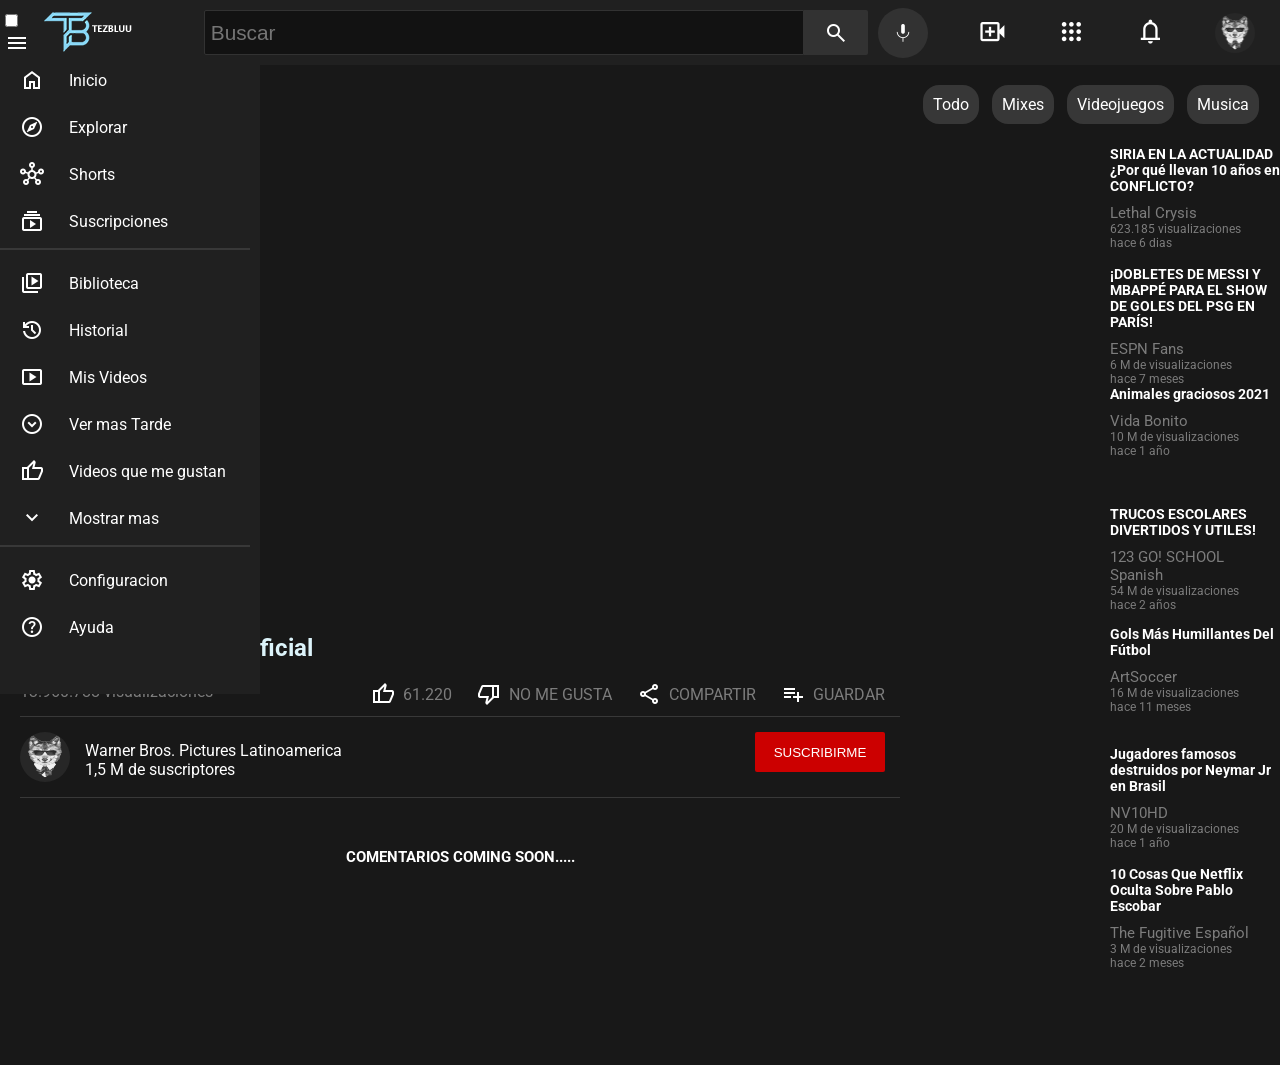
<file: pagina_video6.html>
<!DOCTYPE html>
<html lang="en">
<head>
    <meta charset="UTF-8">
    <meta http-equiv="X-UA-Compatible" content="IE=edge">
    <meta name="viewport" content="width=device-width, initial-scale=1.0">
    <link rel="stylesheet" href="estilos.css">
    <link rel="stylesheet" href="https://fonts.googleapis.com/css2?family=Material+Symbols+Outlined:opsz,wght,FILL,GRAD@48,400,0,0" />
    <link rel="stylesheet" href="https://fonts.googleapis.com/css2?family=Material+Symbols+Outlined:opsz,wght,FILL,GRAD@20..48,100..700,0..1,-50..200" />
    <link rel="icon" type="image/png" sizes="100x100" href="/images/LOGO 64X64 PNG.png">
    <title>YouToTez</title>
</head>
<body>
    
    <header class="header-prin">
        <nav class="navbar">
            <div class="barra-icono">
            <div class="icono-y2">
                <section class="barra-lateral">

                    <input type="checkbox" id="mostrar-menu">
                    <label for="mostrar-menu">
                        <span class="material-symbols-outlined">
                            menu
                        </span>
                    </label>
                
                    <div class="seccion-busqueda">
                        
                           <div class="seccion-busqueda-ind">
                            <span class="material-symbols-outlined">
                                home
                            </span>
                            <p>Inicio</p>
                        </div> 
                       
                        <div class="seccion-busqueda-ind">
                            <span class="material-symbols-outlined">
                                explore
                                </span>
                            <p>Explorar</p>
                        </div> 
                        
                        <div class="seccion-busqueda-ind">
                            <span class="material-symbols-outlined">
                                hub
                                </span>
                            <p>Shorts</p>
                        </div>
                        
                        <div class="seccion-busqueda-ind">
                            <span class="material-symbols-outlined">
                                subscriptions
                                </span>
                            <p>Suscripciones</p>
                        </div>
                        
                        <hr class="separador">
                
                        <div class="seccion-busqueda-ind">
                            <span class="material-symbols-outlined">
                                video_library
                                </span>
                            <p>Biblioteca</p>
                        </div>
                       
                        <div class="seccion-busqueda-ind">
                            <span class="material-symbols-outlined">
                                history
                                </span>
                            <p>Historial</p>
                        </div>
                        
                        <div class="seccion-busqueda-ind">
                            <span class="material-symbols-outlined">
                                smart_display
                                </span>
                            <p>Mis Videos</p>
                        </div>
                
                        <div class="seccion-busqueda-ind">
                            <span class="material-symbols-outlined">
                                expand_circle_down
                                </span>
                            <p>Ver mas Tarde</p>
                        </div>
                       
                        <div class="seccion-busqueda-ind">
                            <span class="material-symbols-outlined">
                                thumb_up
                                </span>
                            <p>Videos que me gustan</p>
                        </div>
                       
                       
                        <div class="seccion-busqueda-ind">
                            <span class="material-symbols-outlined">
                                expand_more
                                </span>
                            <p>Mostrar mas</p>
                
                            </div>
                       
                        <hr class="separador">
                
                        <div class="seccion-busqueda-ind">
                            <span class="material-symbols-outlined">
                                settings
                                </span>
                            <p>Configuracion</p>
                            
                        </div>
                        
                        <!-- <div class="seccion-busqueda-ind">
                            <span class="material-symbols-outlined">
                                flag
                                </span>
                            <p>Historial de denuncias</p>
                            
                        </div> -->
                        
                        <div class="seccion-busqueda-ind">
                            <span class="material-symbols-outlined">
                                help
                                </span>
                            <p>Ayuda</p>
                        </div>
                      
                
                        
                
                    </div> 
                    </section>

              <a href="/pagina_principal.html"><img src="/images/LOGO 100X100 PNG.png" alt="Pagina Principal de y2"></a>
                
            </div>
        </div>
            <div class="buscador-pagina-prin">
                <input type="text" class="bucar" placeholder=" Buscar">
                <div class="icono-busqueda">
                    <span class="material-symbols-outlined">
                        search
                        </span>
                </div>
                <div class="busqueda-microfono">
                <span class="material-symbols-outlined microfono">
                    mic
                    </span>
                </div>
            </div>
            <ul class="lista-barra-usuarios">
                <li class="texto-lista">
                    <span class="material-symbols-outlined" data-descr="Crear">
                        video_call
                        </span>
                </li>
                <li class="texto-lista">
                    <span class="material-symbols-outlined" data-descr="Apps">
                        apps
                        </span>
                </li>
                <li class="texto-lista">
                    <span class="material-symbols-outlined" data-descr="Notificaciones">
                        notifications
                        </span>
                </li>
                <li class="texto-lista">
                    
                    
                    <input type="checkbox" id="mostrar-menu-usuario">
                    <label for="mostrar-menu-usuario">
                        <img src="./images/icono-usuario.jpg" alt="icono-usuario">
                    </label>
                
                    <div class="seccion-busqueda-usuario">
                        



                           <div class="seccion-busqueda-ind-usuario">
                            <span class="material-symbols-outlined">
                                account_box
                                </span>
                            <p>Tu Canal</p>
                        </div> 
                       
                        <div class="seccion-busqueda-ind-usuario">
                            <span class="material-symbols-outlined">
                                monetization_on
                                </span>
                            <p>Compras y Suscripciones</p>
                        </div> 
                        
                        <div class="seccion-busqueda-ind-usuario">
                            <span class="material-symbols-outlined">
                                logout
                                </span>
                            <p>Cerrar Sesion</p>
                            
                            <span id="flecha-derecha" class="material-symbols-outlined">
                                chevron_right
                                </span>

                        </div>
                        
                        <div class="seccion-busqueda-ind-usuario">
                            <span class="material-symbols-outlined">
                                dark_mode
                                </span>
                            <p>Aspecto: Oscuro</p> 

                        </div>
                        
                        <hr class="separador-usuario">
                
                        <div class="seccion-busqueda-ind-usuario">
                            <span class="material-symbols-outlined">
                                translate
                                </span>
                            <p>Idioma: Español</p>
                        </div>
                       
                        <div class="seccion-busqueda-ind-usuario">
                            <span class="material-symbols-outlined">
                                public
                                </span>
                            <p>Ubicacion: Predeterminada</p>
                        </div>
                        
                        <div class="seccion-busqueda-ind-usuario">
                            <span class="material-symbols-outlined">
                                settings
                                </span>
                            <p>Configuracion</p>
                        </div>
                
                        <div class="seccion-busqueda-ind-usuario">
                            <span class="material-symbols-outlined">
                                contact_support
                                </span>
                            <p>Ayuda</p>
                        </div>
                       
                        <div class="seccion-busqueda-ind-usuario">
                            <span class="material-symbols-outlined">
                                sms_failed
                                </span>
                            <p>Sugerencias</p>
                        </div>
                       
                       
                        <div class="seccion-busqueda-ind-usuario">
                            <span class="material-symbols-outlined">
                                comments_disabled
                                </span>
                            <p>Modo Restringido: Desactivado</p>
                
                            </div>

                            
                       
                        <hr class="separador-usuario">
                          
                
                    </div> 
                </li>
            </ul>
        </nav>
    </header>

    <section class="principal">
        <div class="columna-video">
            <div class="video-embed">
                <iframe src="https://www.youtube.com/embed/a1mcS4tKGNg?autoplay=1" title="YouTube video player" frameborder="0" allow="accelerometer; autoplay; clipboard-write; encrypted-media; gyroscope; picture-in-picture" allowfullscreen></iframe>
            </div>
            <div class="contenido-video">
                <div class="titulo-video">
                    <p>#BLACKADAM</p>
                    <h2>Black Adam | Tráiler Oficial</h2>
                </div>
                <div class="compartir">
                    <div class="visualizaciones-video">
                        <p>13.960.788 visualizaciones</p>
                    </div>
                 <div class="barra-megusta">
                    <div class="me-gusta">
                        <span class="material-symbols-outlined">
                            thumb_up
                            </span>
                        <p>61.220</p>
                    </div>
                    <div class="me-gusta">
                        <span class="material-symbols-outlined">
                            thumb_down
                            </span>
                        <p>NO ME GUSTA</p>
                    </div>
                    <div class="me-gusta">
                        <span class="material-symbols-outlined">
                            share
                            </span>
                        <p>COMPARTIR</p>
                    </div>
                    <div class="me-gusta">
                        <span class="material-symbols-outlined">
                            playlist_add
                            </span>
                        <p>GUARDAR</p>
                    </div>
                 </div>   
                    
                </div>
            </div>
            <div class="caja-suscribir">
                <div class="informacion-canal">
                    <div class="icono-canal">
                        <img src="./images/icono-usuario.jpg" alt="icono-canal">
                    </div>
                    <p>Warner Bros. Pictures Latinoamerica <br> 1,5 M de suscriptores</p>
                    
                </div>
                <button class="suscribirme">SUSCRIBIRME</button>
            </div>
            <div class="comentarios">
                <h2>COMENTARIOS COMING SOON.....</h2>
            </div>
        </div>
        <div class="columna-recomendaciones">
                <div class="barrasuperior-1">
                    <nav class="busqueda-por-categoria-1">
                        <ul class="cuadro-busqueda-1">
                            <li class="nombre-busqueda">
                                <a href="">Todo</a>
                            </li>
                            <li class="nombre-busqueda">
                                <a href="">Mixes</a>
                            </li>
                            <li class="nombre-busqueda">
                                <a href="">Videojuegos</a>
                            </li>
                            <li class="nombre-busqueda">
                                <a href="">Musica</a>
                            </li>
                            
                        </ul>
                    </nav>
                </div>
                <div class="videos-reco">
                    <div class="miniaturas-info-1">
                        <div class="miniatura-video-1">
                            <iframe src="https://www.youtube.com/embed/z5Fo445DzYQ" title="YouTube video player" frameborder="0" allow="accelerometer; autoplay; clipboard-write; encrypted-media; gyroscope; picture-in-picture" allowfullscreen></iframe>
                        </div>
                        <div class="info-video-1">
                            <div class="texto-video-1">
                              <a href="./pagina_video.html">  <h3>SIRIA EN LA ACTUALIDAD ¿Por qué llevan 10 años en CONFLICTO?</h3></a>
                                <P class="nombre-canal-1">Lethal Crysis</P>
                                <p class="visuali-tiempo-1">623.185 visualizaciones  </p>
                                <p class="visuali-tiempo">hace 6 dias</p>
                            </div>
                        </div>
                    </div>
                    <div class="miniaturas-info-1">
                        <div class="miniatura-video-1">
                            <iframe src="https://www.youtube.com/embed/flXPYWYDXdQ" title="YouTube video player" frameborder="0" allow="accelerometer; autoplay; clipboard-write; encrypted-media; gyroscope; picture-in-picture" allowfullscreen></iframe>
                        </div>
                        <div class="info-video-1">
                            
                            <div class="texto-video-1">
                              <a href="./pagina_video2.html">  <h3>¡DOBLETES DE MESSI Y MBAPPÉ PARA EL SHOW DE GOLES DEL PSG EN PARÍS!</h3> </a>
                                <P class="nombre-canal-1">ESPN Fans</P>
                                <p class="visuali-tiempo-1">6 M de visualizaciones </p>
                                <p class="visuali-tiempo">hace 7 meses</p>
                            </div>
                        </div>
                    </div>
                    <div class="miniaturas-info-1">
                        <div class="miniatura-video-1">
                            <iframe src="https://www.youtube.com/embed/khS9C41bjek" title="YouTube video player" frameborder="0" allow="accelerometer; autoplay; clipboard-write; encrypted-media; gyroscope; picture-in-picture" allowfullscreen></iframe>
                        </div>
                        <div class="info-video-1">
                            
                            <div class="texto-video-1">
                               <a href="./pagina_video3.html"> <h3>Animales graciosos 2021</h3></a>
                                <P class="nombre-canal-1">Vida Bonito</P>
                                <p class="visuali-tiempo-1">10 M de visualizaciones </p>
                                <p class="visuali-tiempo">hace 1 año</p>
                            </div>
                        </div>
                    </div>
                    <div class="miniaturas-info-1">
                        <div class="miniatura-video-1">
                            <iframe src="https://www.youtube.com/embed/2OfnSe7Rwew" title="YouTube video player" frameborder="0" allow="accelerometer; autoplay; clipboard-write; encrypted-media; gyroscope; picture-in-picture" allowfullscreen></iframe>
                        </div>
                        <div class="info-video-1">
                            
                            <div class="texto-video-1">
                               <a href="./pagina_video4.html"> <h3>TRUCOS ESCOLARES DIVERTIDOS Y UTILES!</h3></a>
                                <P class="nombre-canal-1">123 GO! SCHOOL Spanish</P>
                                <p class="visuali-tiempo-1">54 M de visualizaciones </p>
                                <p class="visuali-tiempo">hace 2 años</p>
                            </div>
                        </div>
                    </div>
                    <div class="miniaturas-info-1">
                        <div class="miniatura-video-1">
                            <iframe src="https://www.youtube.com/embed/wPy6musbUUc" title="YouTube video player" frameborder="0" allow="accelerometer; autoplay; clipboard-write; encrypted-media; gyroscope; picture-in-picture" allowfullscreen></iframe>
                        </div>
                        <div class="info-video-1">
                            
                            <div class="texto-video-1">
                               <a href="./pagina_video5.html"> <h3>Gols Más Humillantes Del Fútbol</h3></a>
                                <P class="nombre-canal-1">ArtSoccer</P>
                                <p class="visuali-tiempo-1">16 M de  visualizaciones </p>
                                <p class="visuali-tiempo">hace 11 meses</p>
                            </div>
                        </div>
                    </div>
                    <!-- <div class="miniaturas-info-1">
                        <div class="miniatura-video-1">
                            <iframe src="https://www.youtube.com/embed/a1mcS4tKGNg" title="YouTube video player" frameborder="0" allow="accelerometer; autoplay; clipboard-write; encrypted-media; gyroscope; picture-in-picture" allowfullscreen></iframe>
                        </div>
                        <div class="info-video-1">
                            
                            <div class="texto-video-1">
                             <a href="./pagina_video6.html">  <h3>Black Adam - Trailer Oficial</h3></a> 
                                <P class="nombre-canal-1">Warner Bros. Pictures Latinoamérica</P>
                                <p class="visuali-tiempo-1">13 M de visualizaciones </p>
                                <p class="visuali-tiempo">hace 2 semanas</p>
                            </div>
                        </div>
                    </div> -->
                    <div class="miniaturas-info-1">
                        <div class="miniatura-video-1">
                            <iframe src="https://www.youtube.com/embed/BXPc1x4lBDE" title="YouTube video player" frameborder="0" allow="accelerometer; autoplay; clipboard-write; encrypted-media; gyroscope; picture-in-picture" allowfullscreen></iframe>
                        </div>
                        <div class="info-video-1">
                           
                            <div class="texto-video-1">
                              <a href="./pagina_video7.html">  <h3>Jugadores famosos destruidos por Neymar Jr en Brasil</h3></a>
                                <P class="nombre-canal-1">NV10HD</P>
                                <p class="visuali-tiempo-1">20 M de visualizaciones </p>
                                <p class="visuali-tiempo">hace 1 año</p>
                            </div>
                        </div>
                    </div>

                    <div class="miniaturas-info-1">
                        <div class="miniatura-video-1">
                            <iframe src="https://www.youtube.com/embed/MnhJQvRFIbQ" title="YouTube video player" frameborder="0" allow="accelerometer; autoplay; clipboard-write; encrypted-media; gyroscope; picture-in-picture" allowfullscreen></iframe>
                        </div>
                        <div class="info-video-1">
                           
                            <div class="texto-video-1">
                              <a href="#">  <h3>10 Cosas Que Netflix Oculta Sobre Pablo Escobar</h3></a>
                                <P class="nombre-canal-1">The Fugitive Español</P>
                                <p class="visuali-tiempo-1">3 M de visualizaciones </p>
                                <p class="visuali-tiempo">hace 2 meses</p>
                            </div>
                        </div>
                    </div>
                    
                    
                   

                </div>
        </div>
    </section>

</body>
</html>
</file>
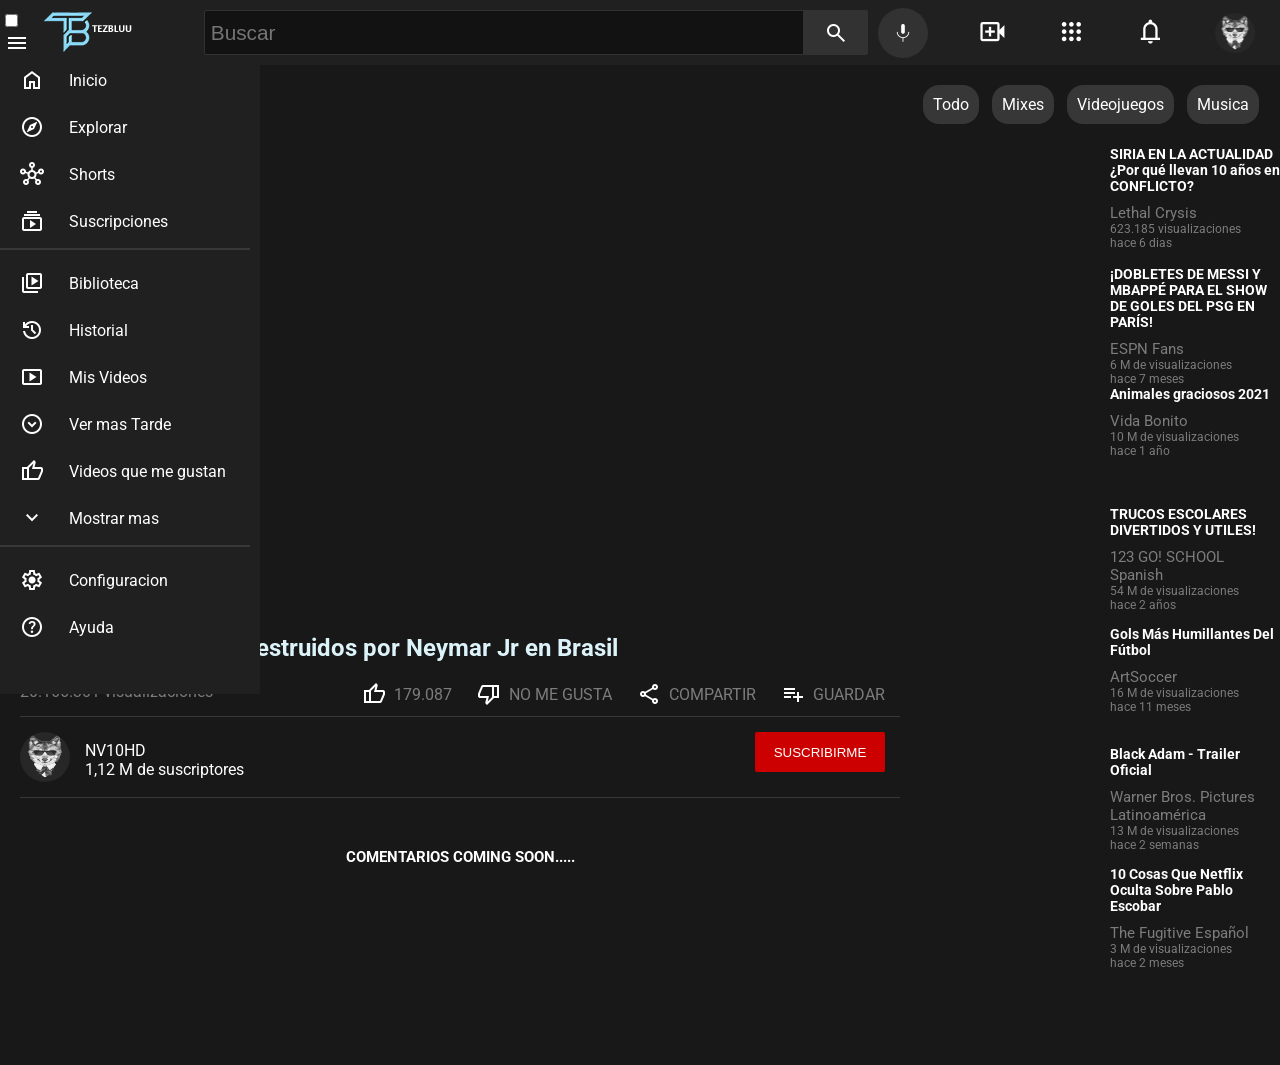
<file: pagina_video7.html>
<!DOCTYPE html>
<html lang="en">
<head>
    <meta charset="UTF-8">
    <meta http-equiv="X-UA-Compatible" content="IE=edge">
    <meta name="viewport" content="width=device-width, initial-scale=1.0">
    <link rel="stylesheet" href="estilos.css">
    <link rel="stylesheet" href="https://fonts.googleapis.com/css2?family=Material+Symbols+Outlined:opsz,wght,FILL,GRAD@48,400,0,0" />
    <link rel="stylesheet" href="https://fonts.googleapis.com/css2?family=Material+Symbols+Outlined:opsz,wght,FILL,GRAD@20..48,100..700,0..1,-50..200" />
    <link rel="icon" type="image/png" sizes="100x100" href="/images/LOGO 64X64 PNG.png">
    <title>YouToTez</title>
</head>
<body>
    
    <header class="header-prin">
        <nav class="navbar">
            <div class="barra-icono">
            <div class="icono-y2">
                <section class="barra-lateral">

                    <input type="checkbox" id="mostrar-menu">
                    <label for="mostrar-menu">
                        <span class="material-symbols-outlined">
                            menu
                        </span>
                    </label>
                
                    <div class="seccion-busqueda">
                        
                           <div class="seccion-busqueda-ind">
                            <span class="material-symbols-outlined">
                                home
                            </span>
                            <p>Inicio</p>
                        </div> 
                       
                        <div class="seccion-busqueda-ind">
                            <span class="material-symbols-outlined">
                                explore
                                </span>
                            <p>Explorar</p>
                        </div> 
                        
                        <div class="seccion-busqueda-ind">
                            <span class="material-symbols-outlined">
                                hub
                                </span>
                            <p>Shorts</p>
                        </div>
                        
                        <div class="seccion-busqueda-ind">
                            <span class="material-symbols-outlined">
                                subscriptions
                                </span>
                            <p>Suscripciones</p>
                        </div>
                        
                        <hr class="separador">
                
                        <div class="seccion-busqueda-ind">
                            <span class="material-symbols-outlined">
                                video_library
                                </span>
                            <p>Biblioteca</p>
                        </div>
                       
                        <div class="seccion-busqueda-ind">
                            <span class="material-symbols-outlined">
                                history
                                </span>
                            <p>Historial</p>
                        </div>
                        
                        <div class="seccion-busqueda-ind">
                            <span class="material-symbols-outlined">
                                smart_display
                                </span>
                            <p>Mis Videos</p>
                        </div>
                
                        <div class="seccion-busqueda-ind">
                            <span class="material-symbols-outlined">
                                expand_circle_down
                                </span>
                            <p>Ver mas Tarde</p>
                        </div>
                       
                        <div class="seccion-busqueda-ind">
                            <span class="material-symbols-outlined">
                                thumb_up
                                </span>
                            <p>Videos que me gustan</p>
                        </div>
                       
                       
                        <div class="seccion-busqueda-ind">
                            <span class="material-symbols-outlined">
                                expand_more
                                </span>
                            <p>Mostrar mas</p>
                
                            </div>
                       
                        <hr class="separador">
                
                        <div class="seccion-busqueda-ind">
                            <span class="material-symbols-outlined">
                                settings
                                </span>
                            <p>Configuracion</p>
                            
                        </div>
                        
                        <!-- <div class="seccion-busqueda-ind">
                            <span class="material-symbols-outlined">
                                flag
                                </span>
                            <p>Historial de denuncias</p>
                            
                        </div> -->
                        
                        <div class="seccion-busqueda-ind">
                            <span class="material-symbols-outlined">
                                help
                                </span>
                            <p>Ayuda</p>
                        </div>
                      
                
                        
                
                    </div> 
                    </section>

               <a href="/pagina_principal.html"><img src="/images/LOGO 100X100 PNG.png" alt="Pagina Principal de y2"></a> 
                
            </div>
        </div>
            <div class="buscador-pagina-prin">
                <input type="text" class="bucar" placeholder=" Buscar">
                <div class="icono-busqueda">
                    <span class="material-symbols-outlined">
                        search
                        </span>
                </div>
                <div class="busqueda-microfono">
                <span class="material-symbols-outlined microfono">
                    mic
                    </span>
                </div>
            </div>
            <ul class="lista-barra-usuarios">
                <li class="texto-lista">
                    <span class="material-symbols-outlined" data-descr="Crear">
                        video_call
                        </span>
                </li>
                <li class="texto-lista">
                    <span class="material-symbols-outlined" data-descr="Apps">
                        apps
                        </span>
                </li>
                <li class="texto-lista">
                    <span class="material-symbols-outlined" data-descr="Notificaciones">
                        notifications
                        </span>
                </li>
                <li class="texto-lista">
                    
                    
                    <input type="checkbox" id="mostrar-menu-usuario">
                    <label for="mostrar-menu-usuario">
                        <img src="./images/icono-usuario.jpg" alt="icono-usuario">
                    </label>
                
                    <div class="seccion-busqueda-usuario">
                        



                           <div class="seccion-busqueda-ind-usuario">
                            <span class="material-symbols-outlined">
                                account_box
                                </span>
                            <p>Tu Canal</p>
                        </div> 
                       
                        <div class="seccion-busqueda-ind-usuario">
                            <span class="material-symbols-outlined">
                                monetization_on
                                </span>
                            <p>Compras y Suscripciones</p>
                        </div> 
                        
                        <div class="seccion-busqueda-ind-usuario">
                            <span class="material-symbols-outlined">
                                logout
                                </span>
                            <p>Cerrar Sesion</p>
                            
                            <span id="flecha-derecha" class="material-symbols-outlined">
                                chevron_right
                                </span>

                        </div>
                        
                        <div class="seccion-busqueda-ind-usuario">
                            <span class="material-symbols-outlined">
                                dark_mode
                                </span>
                            <p>Aspecto: Oscuro</p> 

                        </div>
                        
                        <hr class="separador-usuario">
                
                        <div class="seccion-busqueda-ind-usuario">
                            <span class="material-symbols-outlined">
                                translate
                                </span>
                            <p>Idioma: Español</p>
                        </div>
                       
                        <div class="seccion-busqueda-ind-usuario">
                            <span class="material-symbols-outlined">
                                public
                                </span>
                            <p>Ubicacion: Predeterminada</p>
                        </div>
                        
                        <div class="seccion-busqueda-ind-usuario">
                            <span class="material-symbols-outlined">
                                settings
                                </span>
                            <p>Configuracion</p>
                        </div>
                
                        <div class="seccion-busqueda-ind-usuario">
                            <span class="material-symbols-outlined">
                                contact_support
                                </span>
                            <p>Ayuda</p>
                        </div>
                       
                        <div class="seccion-busqueda-ind-usuario">
                            <span class="material-symbols-outlined">
                                sms_failed
                                </span>
                            <p>Sugerencias</p>
                        </div>
                       
                       
                        <div class="seccion-busqueda-ind-usuario">
                            <span class="material-symbols-outlined">
                                comments_disabled
                                </span>
                            <p>Modo Restringido: Desactivado</p>
                
                            </div>

                            
                       
                        <hr class="separador-usuario">
                          
                
                    </div> 
                </li>
            </ul>
        </nav>
    </header>


    <section class="principal">
        <div class="columna-video">
            <div class="video-embed">
                <iframe src="https://www.youtube.com/embed/BXPc1x4lBDE?autoplay=1" title="YouTube video player" frameborder="0" allow="accelerometer; autoplay; clipboard-write; encrypted-media; gyroscope; picture-in-picture" allowfullscreen></iframe>
            </div>
            <div class="contenido-video">
                <div class="titulo-video">
                    <p>#neymar #neymarskills</p>
                    <h2>Jugadores famosos destruidos por Neymar Jr en Brasil</h2>
                </div>
                <div class="compartir">
                    <div class="visualizaciones-video">
                        <p>20.166.301 visualizaciones</p>
                    </div>
                 <div class="barra-megusta">
                    <div class="me-gusta">
                        <span class="material-symbols-outlined">
                            thumb_up
                            </span>
                        <p>179.087</p>
                    </div>
                    <div class="me-gusta">
                        <span class="material-symbols-outlined">
                            thumb_down
                            </span>
                        <p>NO ME GUSTA</p>
                    </div>
                    <div class="me-gusta">
                        <span class="material-symbols-outlined">
                            share
                            </span>
                        <p>COMPARTIR</p>
                    </div>
                    <div class="me-gusta">
                        <span class="material-symbols-outlined">
                            playlist_add
                            </span>
                        <p>GUARDAR</p>
                    </div>
                 </div>   
                    
                </div>
            </div>
            <div class="caja-suscribir">
                <div class="informacion-canal">
                    <div class="icono-canal">
                        <img src="./images/icono-usuario.jpg" alt="icono-canal">
                    </div>
                    <p>NV10HD <br> 1,12 M de suscriptores</p>
                    
                </div>
                <button class="suscribirme">SUSCRIBIRME</button>
            </div>
            <div class="comentarios">
                <h2>COMENTARIOS COMING SOON.....</h2>
            </div>
        </div>
        <div class="columna-recomendaciones">
                <div class="barrasuperior-1">
                    <nav class="busqueda-por-categoria-1">
                        <ul class="cuadro-busqueda-1">
                            <li class="nombre-busqueda">
                                <a href="">Todo</a>
                            </li>
                            <li class="nombre-busqueda">
                                <a href="">Mixes</a>
                            </li>
                            <li class="nombre-busqueda">
                                <a href="">Videojuegos</a>
                            </li>
                            <li class="nombre-busqueda">
                                <a href="">Musica</a>
                            </li>
                            
                        </ul>
                    </nav>
                </div>
                <div class="videos-reco">
                    <div class="miniaturas-info-1">
                        <div class="miniatura-video-1">
                            <iframe src="https://www.youtube.com/embed/z5Fo445DzYQ" title="YouTube video player" frameborder="0" allow="accelerometer; autoplay; clipboard-write; encrypted-media; gyroscope; picture-in-picture" allowfullscreen></iframe>
                        </div>
                        <div class="info-video-1">
                            <div class="texto-video-1">
                                <h3>SIRIA EN LA ACTUALIDAD ¿Por qué llevan 10 años en CONFLICTO?</h3>
                                <P class="nombre-canal-1">Lethal Crysis</P>
                                <p class="visuali-tiempo-1">623.185 visualizaciones  </p>
                                <p class="visuali-tiempo">hace 6 dias</p>
                            </div>
                        </div>
                    </div>
                    <div class="miniaturas-info-1">
                        <div class="miniatura-video-1">
                            <iframe src="https://www.youtube.com/embed/flXPYWYDXdQ" title="YouTube video player" frameborder="0" allow="accelerometer; autoplay; clipboard-write; encrypted-media; gyroscope; picture-in-picture" allowfullscreen></iframe>
                        </div>
                        <div class="info-video-1">
                            
                            <div class="texto-video-1">
                              <a href="./pagina_video2.html">  <h3>¡DOBLETES DE MESSI Y MBAPPÉ PARA EL SHOW DE GOLES DEL PSG EN PARÍS!</h3> </a>
                                <P class="nombre-canal-1">ESPN Fans</P>
                                <p class="visuali-tiempo-1">6 M de visualizaciones </p>
                                <p class="visuali-tiempo">hace 7 meses</p>
                            </div>
                        </div>
                    </div>
                    <div class="miniaturas-info-1">
                        <div class="miniatura-video-1">
                            <iframe src="https://www.youtube.com/embed/khS9C41bjek" title="YouTube video player" frameborder="0" allow="accelerometer; autoplay; clipboard-write; encrypted-media; gyroscope; picture-in-picture" allowfullscreen></iframe>
                        </div>
                        <div class="info-video-1">
                            
                            <div class="texto-video-1">
                               <a href="./pagina_video3.html"> <h3>Animales graciosos 2021</h3></a>
                                <P class="nombre-canal-1">Vida Bonito</P>
                                <p class="visuali-tiempo-1">10 M de visualizaciones </p>
                                <p class="visuali-tiempo">hace 1 año</p>
                            </div>
                        </div>
                    </div>
                    <div class="miniaturas-info-1">
                        <div class="miniatura-video-1">
                            <iframe src="https://www.youtube.com/embed/2OfnSe7Rwew" title="YouTube video player" frameborder="0" allow="accelerometer; autoplay; clipboard-write; encrypted-media; gyroscope; picture-in-picture" allowfullscreen></iframe>
                        </div>
                        <div class="info-video-1">
                            
                            <div class="texto-video-1">
                               <a href="./pagina_video4.html"> <h3>TRUCOS ESCOLARES DIVERTIDOS Y UTILES!</h3></a>
                                <P class="nombre-canal-1">123 GO! SCHOOL Spanish</P>
                                <p class="visuali-tiempo-1">54 M de visualizaciones </p>
                                <p class="visuali-tiempo">hace 2 años</p>
                            </div>
                        </div>
                    </div>
                    <div class="miniaturas-info-1">
                        <div class="miniatura-video-1">
                            <iframe src="https://www.youtube.com/embed/wPy6musbUUc" title="YouTube video player" frameborder="0" allow="accelerometer; autoplay; clipboard-write; encrypted-media; gyroscope; picture-in-picture" allowfullscreen></iframe>
                        </div>
                        <div class="info-video-1">
                            
                            <div class="texto-video-1">
                               <a href="./pagina_video5.html"> <h3>Gols Más Humillantes Del Fútbol</h3></a>
                                <P class="nombre-canal-1">ArtSoccer</P>
                                <p class="visuali-tiempo-1">16 M de  visualizaciones </p>
                                <p class="visuali-tiempo">hace 11 meses</p>
                            </div>
                        </div>
                    </div>
                    <div class="miniaturas-info-1">
                        <div class="miniatura-video-1">
                            <iframe src="https://www.youtube.com/embed/a1mcS4tKGNg" title="YouTube video player" frameborder="0" allow="accelerometer; autoplay; clipboard-write; encrypted-media; gyroscope; picture-in-picture" allowfullscreen></iframe>
                        </div>
                        <div class="info-video-1">
                            
                            <div class="texto-video-1">
                             <a href="./pagina_video6.html">  <h3>Black Adam - Trailer Oficial</h3></a> 
                                <P class="nombre-canal-1">Warner Bros. Pictures Latinoamérica</P>
                                <p class="visuali-tiempo-1">13 M de visualizaciones </p>
                                <p class="visuali-tiempo">hace 2 semanas</p>
                            </div>
                        </div>
                    </div>
                    <!-- <div class="miniaturas-info-1">
                        <div class="miniatura-video-1">
                            <iframe src="https://www.youtube.com/embed/BXPc1x4lBDE" title="YouTube video player" frameborder="0" allow="accelerometer; autoplay; clipboard-write; encrypted-media; gyroscope; picture-in-picture" allowfullscreen></iframe>
                        </div>
                        <div class="info-video-1">
                           
                            <div class="texto-video-1">
                              <a href="./pagina_video7.html">  <h3>Jugadores famosos destruidos por Neymar Jr en Brasil</h3></a>
                                <P class="nombre-canal-1">NV10HD</P>
                                <p class="visuali-tiempo-1">20 M de visualizaciones </p>
                                <p class="visuali-tiempo">hace 1 año</p>
                            </div>
                        </div>
                    </div> -->
                    <div class="miniaturas-info-1">
                        <div class="miniatura-video-1">
                            <iframe src="https://www.youtube.com/embed/MnhJQvRFIbQ" title="YouTube video player" frameborder="0" allow="accelerometer; autoplay; clipboard-write; encrypted-media; gyroscope; picture-in-picture" allowfullscreen></iframe>
                        </div>
                        <div class="info-video-1">
                           
                            <div class="texto-video-1">
                              <a href="#">  <h3>10 Cosas Que Netflix Oculta Sobre Pablo Escobar</h3></a>
                                <P class="nombre-canal-1">The Fugitive Español</P>
                                <p class="visuali-tiempo-1">3 M de visualizaciones </p>
                                <p class="visuali-tiempo">hace 2 meses</p>
                            </div>
                        </div>
                    </div>

                </div>
        </div>
    </section>

</body>
</html>
</file>
<file: estilos.css>
@import url('https://fonts.googleapis.com/css2?family=Roboto:wght@300&display=swap');

*{
    margin: 0;
    padding: 0;
    box-sizing: border-box; 
}

body{
    background-color: #181818;
    font-family: 'Roboto', sans-serif;
}

/*HEADER+NAVBAR*/

.header-prin{
    width: 100%;
    height: 65px;
    background: rgba(32,32,32,255);
}

.barra-icono{
    width: 15%;
    height: 60px;
}

.icono-y2{
    width: 15%;
    height: 60px;
    display: flex;
    justify-content: flex-start;
    align-items: center;
    flex-direction: row;
    margin: 5px; 
}
.icono-y2 img{
    width: 100px;
    height: 100px;
    margin-left: 15px;
}


.material-symbols-outlined{
    color: white;
}

/*NAVBAR*/

.navbar{
    width: 100%;
    height: 65px;
    display: flex;
    position: fixed;
    justify-content: space-between;
    background: rgba(32,32,32,255);   
}

.buscador-pagina-prin{
    width: 100%;
    margin-left: 40px;
    height: 65px;
    display: flex;
    justify-content: center;
    flex-direction: row;
    align-items: center;
}

.buscador-pagina-prin input{
    background-color: #121212 ;
    width: 600px;
    height: 45px;
    font-size: 1.3rem;
    border: 0.1rem solid #323232;
    border-radius: 2px 0px 0px 2px;
    color: white;
}

.icono-busqueda{
    width: 64px;
    height: 45px;
    margin: 0;
    background-color: #323232;
    display: flex;
    justify-content: center;
    align-items: center;
    border-radius: 0 2px 2px 0;
}

.icono-busqueda span{
    color: white;
    cursor: pointer;
}

.busqueda-microfono{
    background-color: #323232;
    border-radius: 100%;
    padding: 9px;
    margin: 10px;
}

.busqueda-microfono span{
    margin: 4px;
    cursor: pointer;
    color: white;
    font-size: 1.5rem;
    font-variation-settings:
    'FILL' 1,
    'wght' 100,
    'GRAD' 200,
    'opsz' 48
}

.lista-barra-usuarios{
   display: flex;
   flex-direction: row;
   justify-content: flex-end;
   align-items: center;
}

.texto-lista{
    margin: 25px;
    display: flex;
    justify-content: space-between;
}



button{
     display: flex;
    justify-content: center;
    align-items: center;
    text-align: center; 
    width: 120px;
    height: 40px;
    padding: 10px;
    background-color: rgba(255, 255, 255, 0);
    border: 1px solid #3b6fff;
    cursor: pointer;
}

button .color-azul{
    color: #3b6fff;
}

button a{
    color: #3b6fff;
    text-decoration: none;
}

.texto-lista label img{
    width: 40px;
    height: 40px;
    border-radius: 100%;
    cursor: pointer;
}

.texto-lista span{
    font-size: 1.8rem;
    cursor: pointer;
}

.texto-lista span:hover::after{
content: attr(data-descr);
  position: absolute;
  top: 50px;
  min-width: 10px;
  border: 1px #aaaaaa solid;
  border-radius: 10px;
  background-color: #323232;
  padding: 5px;
  color: white;
  font-size: 14px;
  z-index: 1;
  font-family: 'Roboto', sans-serif;
}

/*CUENTA USUARIO MOSTRAR TEXTO OCULTO*/

input[id^="mostrar-menu-usuario"]{
    display: none;
}

input[id^="mostrar-menu-usuario"] + label{
    cursor: pointer;
    display: flex;
    justify-content: center;
    align-items: center;
}

input[id^="mostrar-menu-usuario"] ~ .seccion-busqueda-usuario {
    height: 0; 
    overflow: hidden;
    opacity: 0; 
}

input[id^="mostrar-menu-usuario"]:checked + label + .seccion-busqueda-usuario{
    height: auto;
    opacity: 1;
}


.seccion-busqueda-usuario{
    position: absolute;
    width: 300px;
    top: 60px;
    margin-right: 60px;
    right: 0;
    overflow: hidden;
    background: rgba(32, 32, 32, 0.986);
    display: grid;
    grid-template-columns: repeat(1,300px);
    grid-template-rows: 40px 40px 40px 40px 8px 40px 40px 40px 40px 40px 40px 8px 40px 40px 40px 40px 40px ;
    gap: 7px;
    transition: all 1s ;
    border: 1px solid #383838;
}

.seccion-busqueda-ind-usuario{  
    display: flex;
    flex-direction: row;
    cursor: pointer;
    width: 300px;
}

#flecha-derecha{
    padding-left: 80px;
    font-size: 25px;
}

.seccion-busqueda-ind-usuario:hover{
    background: rgba(63, 63, 63, 0.986);
}

.seccion-busqueda-ind-usuario p{
    display: flex;
    justify-content: center;
    align-items: center;
    font-size: 14px;
    margin-left: 5px;
    color: white;
}

.seccion-busqueda-ind-usuario a{
    text-decoration: none;
    display: flex;
    justify-content: center;
    align-items: center;
    font-size: 14px;
    margin-left: 5px;
    color: white;
}

.seccion-busqueda-ind-usuario span{
    margin: 20px;
    display: flex;
    justify-content: center;
    align-items: center;
    font-size: 25px;
}


.separador-usuario{
    width: 96%;
    height: 1px;
    border: 1px solid #383838; 
}

.seccion-busqueda-usuario h3{
    margin-left: 70px;
    font-size: 1rem;
    color: #9e9e9e;
}

/*FIN CUENTA USUARIO MOSTRAR TEXTO OCULTO*/

/*FIN HEADER+NAVBAR*/

/*BARRA BUSQUEDA RAPIDA*/

.barrasuperior{
    width: 100%;
    height: 60px;
    background: rgba(32,32,32,255);
    float: left;
}

.busqueda-por-categoria{
    width: 100%;
    height: 60px;
    border-top: 0.1rem solid #383838;
    border-bottom: 0.1rem solid #383838;
    display: flex;
    flex-direction: row;
    justify-content: center;
    align-items: center;
}

.cuadro-busqueda{
    display: flex;
    flex-direction: row;
    justify-content: center;
    align-items: center;
}

.nombre-busqueda{
    background-color: #373737;
    border-radius: 16px;
    padding: 10px;
    margin: 10px 0px 10px 13px;
    list-style: none;
}

.nombre-busqueda:hover{
    background: rgba(95, 94, 94, 0.986);
}


.nombre-busqueda a{
    color: white;
    text-decoration: none;
}

/*FIN BARRA BUSQUEDA RAPIDA*/

/*BARRA LATERAL*/

input[id^="mostrar-menu-barra"]{
    display: none;  
}

input[id^="mostrar-menu-barra"] + label{
    cursor: pointer;
    display: flex;
    justify-content: center;
    align-items: center; 
}

input[id^="mostrar-menu-barra"] ~ .seccion-busqueda {
    height: 0; 
    overflow: hidden;
    opacity: 0;   
}

input[id^="mostrar-menu-barra"]:checked + label + .seccion-busqueda{
    height: auto;
    opacity: 1;  
}


.seccion-busqueda{
    position: absolute;
    width: auto;
    top: 60px;
    left: 0;
    overflow: hidden;
    height: auto;
    background: rgb(32, 32, 32);
    display: grid;
    grid-template-columns: repeat(1,260px);
    grid-template-rows: 40px 40px 40px 40px 8px 40px 40px 40px 40px 40px 40px 8px 40px 40px 40px ;
    gap: 7px;
    transition: all 1s ; 
}

.seccion-busqueda-ind{  
    display: flex;
    flex-direction: row;
    cursor: pointer;
}

.seccion-busqueda-ind:hover{
    background: rgba(63, 63, 63, 0.986);
}

.seccion-busqueda-ind p{
    display: flex;
    justify-content: center;
    align-items: center;
    font-size: 16px;
    margin-left: 5px;
    color: white;
}

.seccion-busqueda-ind span{
    margin: 20px;
    display: flex;
    justify-content: center;
    align-items: center;
}

.seccion-busqueda-ind img{
    width: 24px;
    height: 24px;
    margin: 8px 20px 0px 20px;
    border-radius: 100%;
    display: flex;
    justify-content: center;
    align-items: center;
    object-fit: cover;
}

.separador{
    width: 96%;
    height: 0.1rem;
    border: 1px solid #383838;
    
}

.seccion-busqueda h3{
    margin-left: 70px;
    font-size: 1rem;
    color: #9e9e9e;
}


/*FIN BARRA LATERAL*/

/*INICIO MAIN- VIDEOS*/

.main-videos{
    width: 100%;
    height: auto;
    display: grid;
    grid-template-columns: repeat(4,310px);
    grid-template-rows: repeat(4,310px);
    gap: 20px;
    padding: 30px 0px 10px 30px
}

.miniaturas-info{
    width: 310px;
    height: auto;
    transition:  .5s;
}

.miniaturas-info:hover{
    transform: scale(1.1);
    background-color: #202020;
}

.miniatura-video{
    width: 100%;
    height: auto;
    padding-bottom: 5px;
}

.miniatura-video iframe{
    width: 310px;
    height: 200px;
}

.info-video{
    width: 100%;
    display: flex;
    flex-direction: row;
    padding-top: 5px;
}

.icono-canal img{
    width: 35px;
    height: 35px;
    border-radius: 100%;
    cursor: pointer;
}

.texto-video{
    width: 100%;
    padding-left: 15px;
}

.texto-video a{
    text-decoration: none;
}

.texto-video h3{
    font-size: 16px;
    color: white;
}

.nombre-canal{
    padding-top: 10px;
    font-size:14px;
    color: #7c7c7c;
}

.visuali-tiempo{
   font-size:12px;
   color: #7c7c7c;
}


/*FIN MAIN-VIDEOS*/



/*INICIO VIDEO PRINCIPAL*/

.principal{
    width: 100%;
    height: auto;
    display: flex;
    flex-direction: row;
}

.columna-video{
    padding: 20px 0px 0px 20px;
}

.video-embed{
    width: 880px;
    height: 500px;
}

.video-embed iframe{
    width: 100%;
    height: 100%;
}

/*BARRA BUSQUEDA RAPIDA VIDEO PRINCIPAL */

.barrasuperior-1{
    width: 100%;
    height: 60px;
}

.busqueda-por-categoria-1{
    width: 100%;
    height: 60px;
    padding: 10px 0px 10px 10px;
}

.cuadro-busqueda-1{
    display: flex;
    flex-direction: row;
}

.nombre-busqueda-1{
    background-color: #373737;
    border-radius: 16px;
    padding: 10px;
    margin: 10px 0px 10px 13px;
    list-style: none;
}

.nombre-busqueda:hover{
    background: rgba(95, 94, 94, 0.986);
}

.nombre-busqueda a{
    color: white;
    text-decoration: none;
}

/*FIN BARRA DE BUSQUEDA RAPIDA VIDEO PRINCIPAL*/

/*VIDEO RECOMENDACIONES*/

.videos-reco{
    width: 100%;
    height: auto;
    padding-left: 20px;
}

.miniaturas-info-1{
    width: 100%;
    height: 100px;
    display: flex;
    flex-direction: row;
    margin: 20px 0px 20px 0px;
}

.miniatura-video-1{
    width: 180px;
    height: 200px;
    padding-bottom: 5px;
    
}

.miniatura-video-1 iframe{
    width: 180px;
    height: 100px;
}


.info-video-1{
    width: 100%;
    display: flex;
    flex-direction: row;
    padding-top: 1px;
}


.texto-video-1{
    width: 100%;
    padding-left: 10px;
}

.texto-video-1 a{
    text-decoration: none;
}

.texto-video-1 h3{
    font-size: 14px;
    color: white;
}

.nombre-canal-1{
    padding-top: 10px;
    font-size:15px;
    color: #7c7c7c;
}

.visuali-tiempo-1{
   font-size:12px;
   color: #7c7c7c;
}

/*FIN VIDEO RECOMENDACIONES*/

/*TEXTO DEL VIDEO*/

.titulo-video{
    width: 100%;
    padding-top: 30px;
}

.titulo-video h2{
    color: #dcf3fa;
}

.titulo-video p{
   color: #3b6fff;
}

.compartir{
    width: 100%;
    padding-top: 20px;
    height: auto;
    display: flex;
    flex-direction: row;
    justify-content: space-between;
    border-bottom: 0.1rem solid #383838;
}

.compartir p{
    color: #7c7c7c;
}

.barra-megusta{
    display: flex;
    flex-direction: row;
    align-items: center;
    padding-bottom: 10px;
}


.me-gusta{
    display: flex;
    flex-direction: row;
    align-items: center;
    justify-content: center;
    padding: 0px 15px 0px 10px;
    cursor: pointer;
}

.me-gusta span{
    padding-right: 8px;
}

/*MOSTRAR ME GUSTA Y NO ME GUSTA SELECCIONADO*/

input[id^="me-gusta-active"]{
    display: none;
}

input[id^="me-gusta-active"] + label{
    cursor: pointer;
    display: flex;
    justify-content: center;
    align-items: center;
    font-variation-settings:
  'FILL' 0,
  'wght' 400,
  'GRAD' 0,
  'opsz' 48
    
}

input[id^="me-gusta-active"]:checked + label {
    font-variation-settings:
    'FILL' 1,
    'wght' 400,
    'GRAD' 0,
    'opsz' 48
    }

input[id^="no-gusta-active"]{
    display: none;
    
}

input[id^="no-gusta-active"] + label{
    cursor: pointer;
    display: flex;
    justify-content: center;
    align-items: center;
    font-variation-settings:
  'FILL' 0,
  'wght' 400,
  'GRAD' 0,
  'opsz' 48
    
}

input[id^="no-gusta-active"]:checked + label {
    font-variation-settings:
    'FILL' 1,
    'wght' 400,
    'GRAD' 0,
    'opsz' 48;
}

/*INFORACION DEL VIDEO Y SUSCRIBIR*/

.caja-suscribir{
    width: 100%;
    display: flex;
    flex-direction: row;
    justify-content: space-between;
    padding-bottom: 10px;
    border-bottom: 0.1rem solid #383838;
}

.informacion-canal{
    display: flex;
    flex-direction: row;
    padding-top: 15px;
}


.informacion-canal img{
    width: 50px;
    height: 50px;
}

.informacion-canal > p{
    display: flex;
    justify-content: center;
    align-items: center;
    padding-left: 15px;
    color: white;
}

.suscribirme{
    width: 130px;
    height: 40px;
    margin: 15px;
    padding: 8px;
    background: #cc0000;
    color: white;
    border: none;
    border-radius: 2px;
    cursor: pointer;
}

.comentarios{
    display: flex;
    justify-content: center;
    align-items: center;
    padding-top: 50px;
    color: white;
    font-size: 10px;
}

/*PAGINA DE SIN SESION*/

input[id^="mostrar-menu-logout"]{
    display: none;
}

input[id^="mostrar-menu-logout"] + label{
    cursor: pointer;
    display: flex;
    justify-content: center;
    align-items: center;
}

input[id^="mostrar-menu-logout"] ~ .seccion-busqueda-logout {
    height: 0; 
    overflow: hidden;
    opacity: 0;
}

input[id^="mostrar-menu-logout"]:checked + label + .seccion-busqueda-logout{
    height: auto;
    opacity: 1;
}


.seccion-busqueda-logout{
    position: absolute;
    width: auto;
    top: 60px;
    left: 0;
    overflow: hidden;
    height: auto;
    background: rgb(32, 32, 32);
    display: grid;
    grid-template-columns: repeat(1,260px);
    grid-template-rows: 40px 40px 40px 40px 8px 40px 40px 120px 40px 40px 40px 8px 40px 40px 40px ;
    gap: 7px;
    transition: all 1s ;
}

.texto-lista-logout{
    display: flex;
    justify-content: center;
    align-items: center;
}

.seccion-busqueda-ind-logout{  
    display: flex;
    flex-direction: row;
    cursor: pointer;
    width: 300px;
}

.seccion-busqueda-ind-logout-completo{
    display: flex;
    flex-direction: column;
    justify-content: center;
    align-items: center;
    margin: 1px;
    padding-bottom: 10px;
    width: 250px;
    border-top: 2px solid #383838;
    border-bottom: 2px solid #383838
}

.seccion-busqueda-ind-logout-completo p{
    color: white;
    font-size: 14px;
    padding: 10px;
    margin-left: 20px;
}

#flecha-derecha{
    padding-left: 80px;
    font-size: 25px;
}

.seccion-busqueda-ind-logout:hover{
    background: rgba(63, 63, 63, 0.986);
}

.seccion-busqueda-ind-logout p{
    display: flex;
    justify-content: center;
    align-items: center;
    font-size: 14px;
    margin-left: 5px;
    color: white;
}

.seccion-busqueda-ind-logout a{
    text-decoration: none;
    display: flex;
    justify-content: center;
    align-items: center;
    font-size: 14px;
    margin-left: 5px;
    color: white;
}

.seccion-busqueda-ind-logout span{
    margin: 20px;
    display: flex;
    justify-content: center;
    align-items: center;
    font-size: 25px;
}

.seccion-busqueda-logout h3{
    margin-left: 70px;
    font-size: 1rem;
    color: #9e9e9e;
}
</file>
